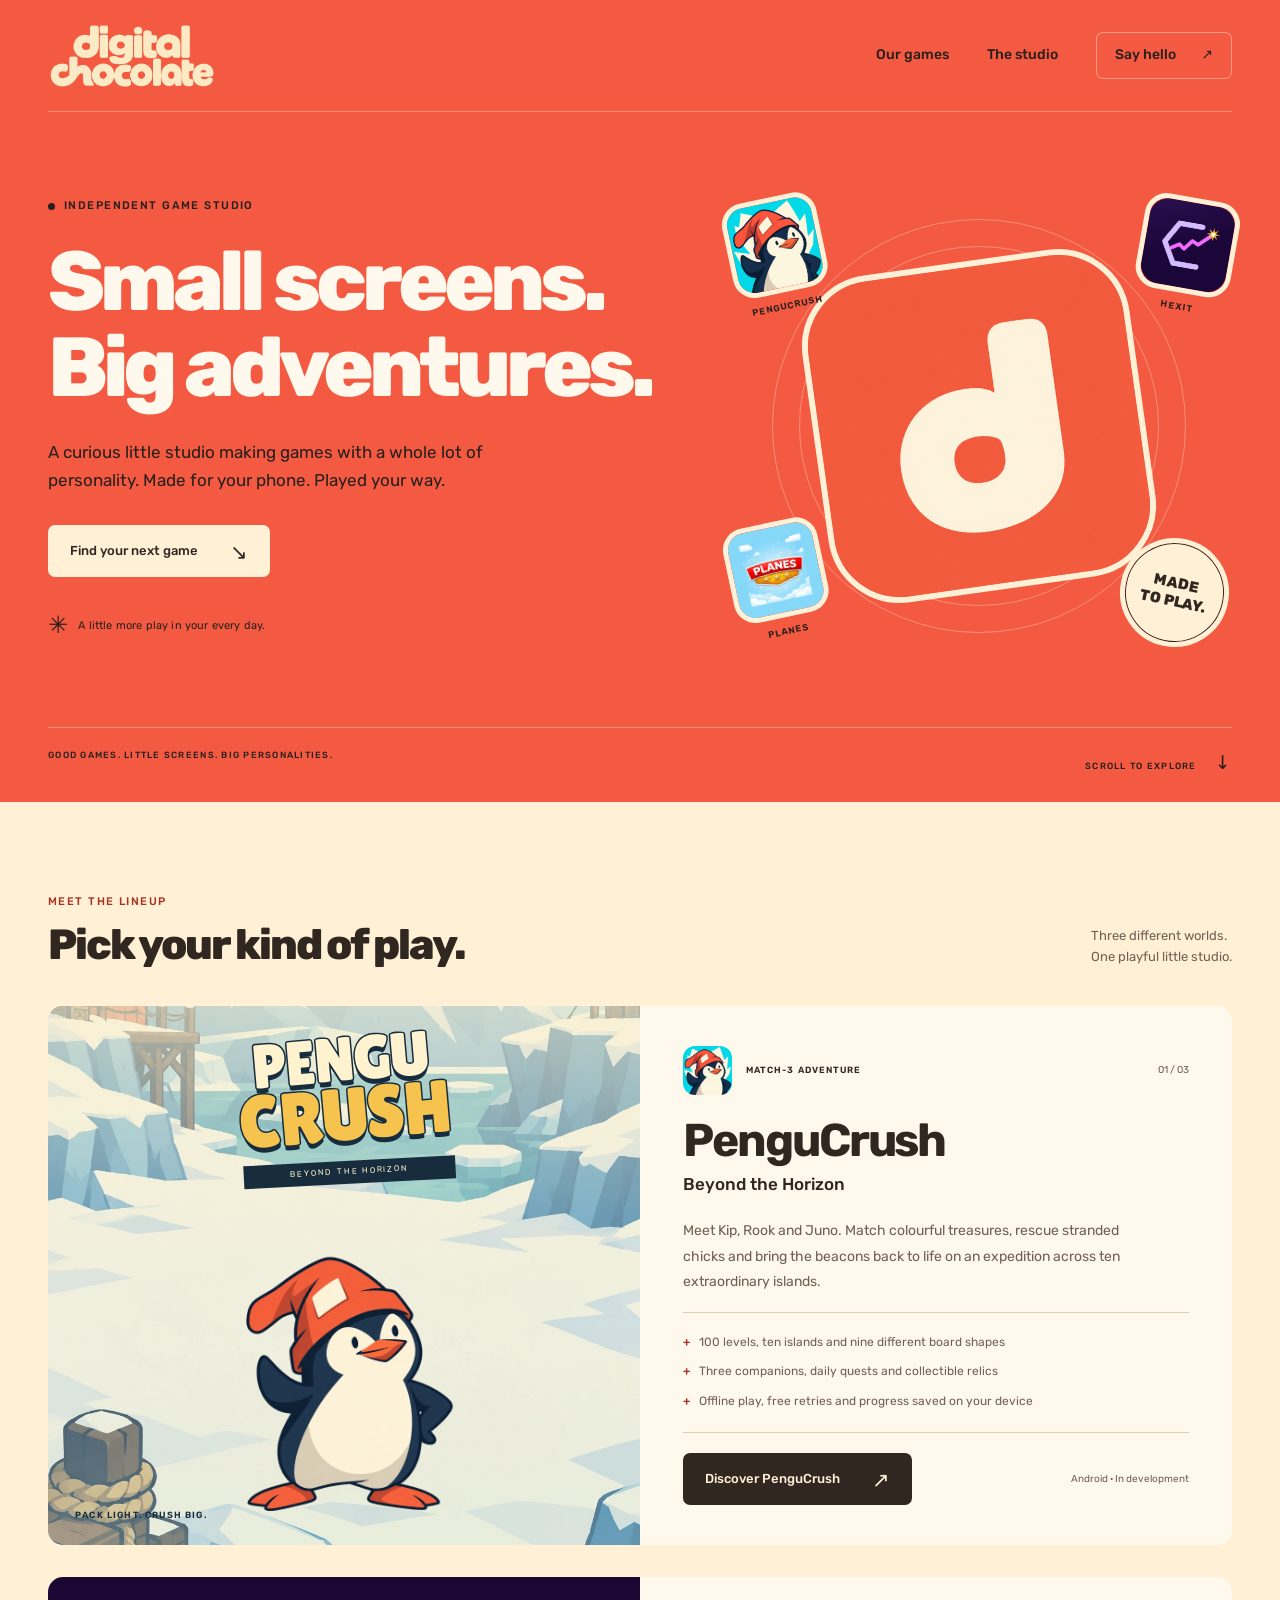
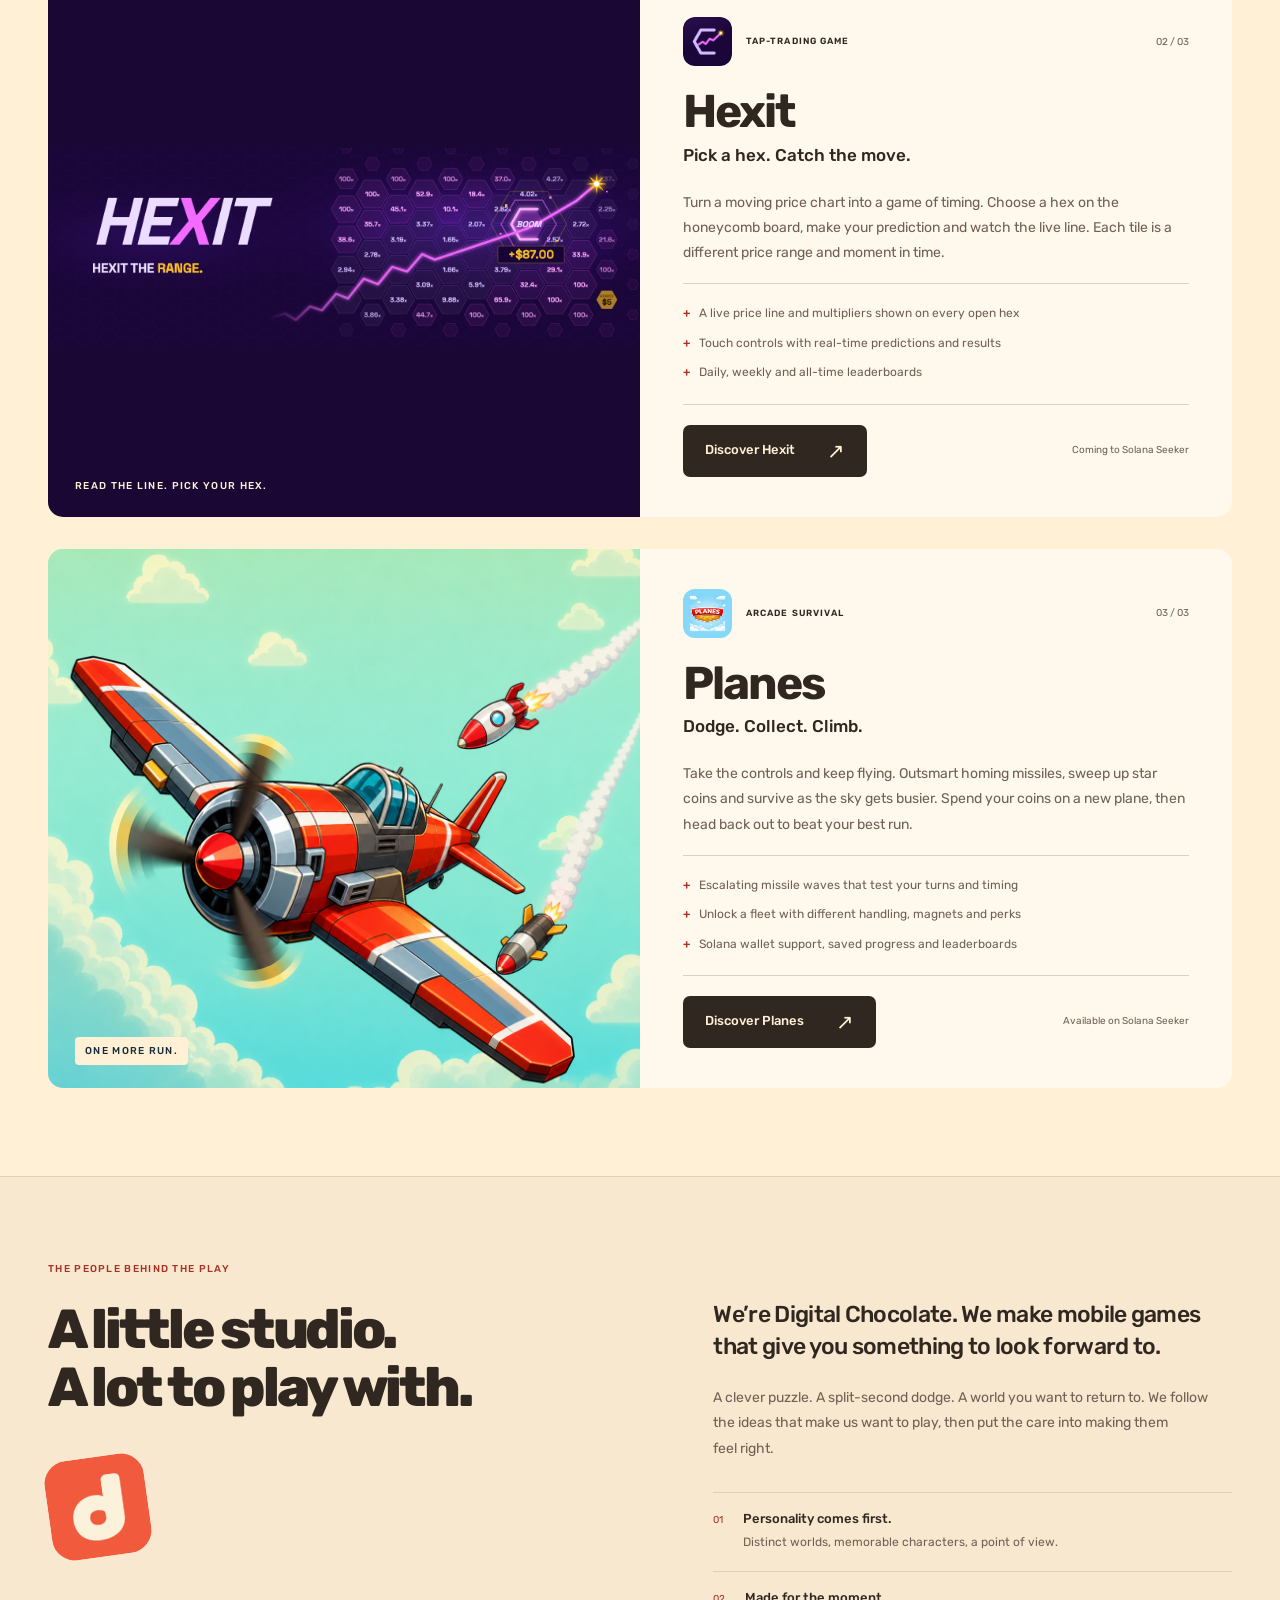
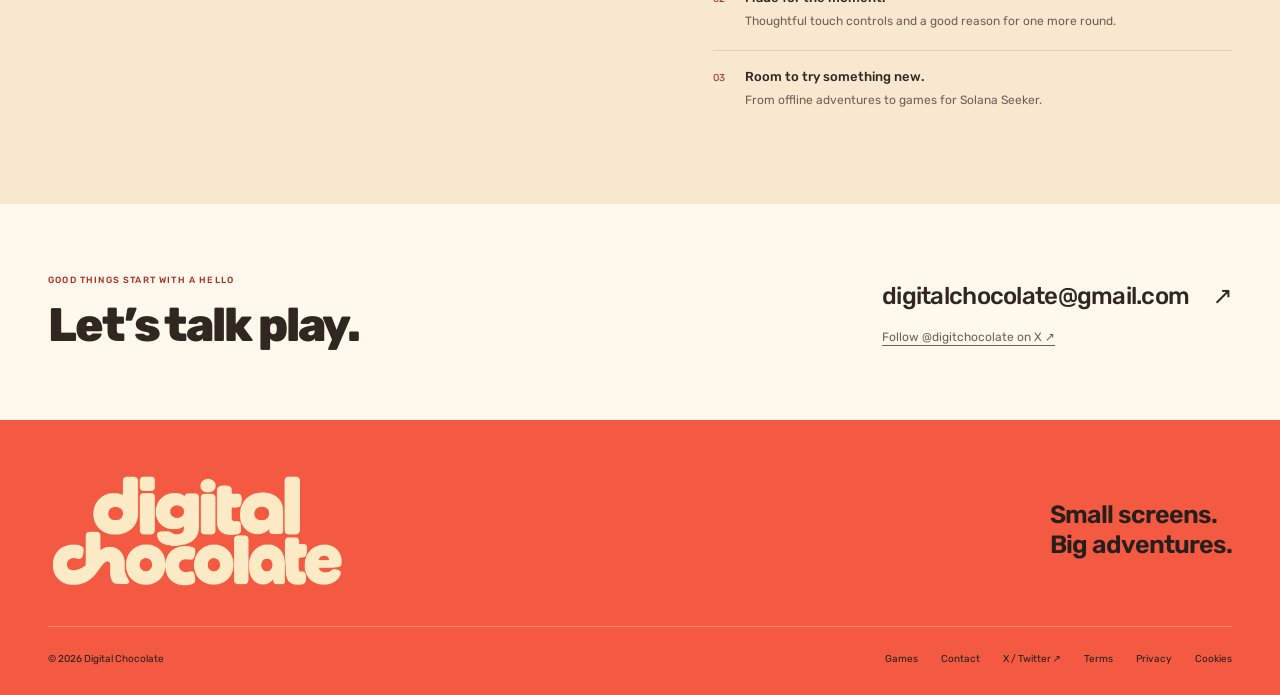
<file: index.html>
<!doctype html>
<html lang="en">
  <head>
    <meta charset="utf-8" />
    <meta
      name="viewport"
      content="width=device-width,initial-scale=1,viewport-fit=cover"
    />
    <title>Digital Chocolate — Small screens. Big adventures.</title>
    <meta
      name="description"
      content="An independent mobile game studio. Discover PenguCrush: Beyond the Horizon, Hexit for Solana Seeker, and Planes."
    />
    <link rel="canonical" href="https://digitalchocolate.co/" />
    <link
      rel="preload"
      href="assets/fonts/rubik-latin-800-normal.woff2"
      as="font"
      type="font/woff2"
      crossorigin
    />
    <link rel="stylesheet" href="styles.css" />
    <link
      rel="icon"
      type="image/png"
      sizes="32x32"
      href="assets/favicon-32.png"
    />
    <link
      rel="apple-touch-icon"
      sizes="180x180"
      href="assets/apple-touch-icon.png"
    />
    <meta name="theme-color" content="#F45A42" />
    <meta
      property="og:title"
      content="Digital Chocolate — Small screens. Big adventures."
    />
    <meta
      property="og:description"
      content="Meet the games from our independent mobile studio: PenguCrush, Hexit, and Planes."
    />
    <meta
      property="og:image"
      content="https://digitalchocolate.co/assets/og-image.png"
    />
    <meta property="og:image:width" content="1500" />
    <meta property="og:image:height" content="500" />
    <meta
      property="og:image:alt"
      content="Digital Chocolate game studio, in cream lettering on coral"
    />
    <meta property="og:type" content="website" />
    <meta property="og:url" content="https://digitalchocolate.co/" />
    <meta name="twitter:card" content="summary_large_image" />
    <meta name="twitter:site" content="@digitchocolate" />
    <meta name="twitter:title" content="Digital Chocolate" />
    <meta
      name="twitter:description"
      content="Small screens. Big adventures. An independent mobile game studio."
    />
    <meta
      name="twitter:image"
      content="https://digitalchocolate.co/assets/og-image.png"
    />
    <meta
      name="twitter:image:alt"
      content="Digital Chocolate game studio, in cream lettering on coral"
    />
  </head>
  <body class="home">
    <a class="skip-link" href="#main">Skip to content</a>
    <nav class="top" aria-label="Main navigation">
      <div class="inner">
        <a href="index.html" class="brand" aria-label="Digital Chocolate home"
          ><img
            class="brand-wordmark"
            src="assets/brand/wordmark.png"
            alt="Digital Chocolate"
            width="2020"
            height="778"
        /></a>
        <div class="links">
          <a href="#games">Our games</a><a href="#about">The studio</a
          ><a class="nav-contact" href="contact.html"
            >Say hello <span aria-hidden="true">↗</span></a
          >
        </div>
      </div>
    </nav>
    <main id="main">
      <header class="hero">
        <div class="wrap hero-grid">
          <div class="hero-copy">
            <p class="eyebrow">
              <span class="dot" aria-hidden="true"></span> Independent game
              studio
            </p>
            <h1>Small screens.<br />Big adventures.</h1>
            <p class="lede">
              A curious little studio making games with a whole lot of
              personality. Made for your phone. Played your way.
            </p>
            <a class="btn cream" href="#games"
              >Find your next game <span aria-hidden="true">↘</span></a
            >
            <div class="hero-note">
              <span aria-hidden="true">✳</span> A little more play in your
              every day.
            </div>
          </div>
          <div
            class="hero-art"
            aria-label="Digital Chocolate studio mark, surrounded by PenguCrush, Hexit and Planes"
            role="img"
          >
            <div class="hero-orbit" aria-hidden="true"></div>
            <img
              class="hero-brand-mark"
              src="assets/icon-512.png"
              alt=""
              width="512"
              height="512"
              fetchpriority="high"
            />
            <div class="orbit-icon pengu-icon">
              <img
                src="assets/games/pengucrush-icon.png"
                alt=""
                width="512"
                height="512"
              /><span>PENGUCRUSH</span>
            </div>
            <div class="orbit-icon hexit-icon">
              <img
                src="assets/games/hexit-icon.png"
                alt=""
                width="512"
                height="512"
              /><span>HEXIT</span>
            </div>
            <div class="orbit-icon planes-icon">
              <img
                src="assets/planes-icon.png"
                alt=""
                width="512"
                height="512"
              /><span>PLANES</span>
            </div>
            <span class="hero-sticker" aria-hidden="true"
              >MADE<br />TO PLAY.</span
            >
          </div>
        </div>
        <div class="hero-bottom wrap">
          <span>GOOD GAMES. LITTLE SCREENS. BIG PERSONALITIES.</span
          ><a href="#games" aria-label="Scroll to our games"
            >SCROLL TO EXPLORE <span aria-hidden="true">↓</span></a
          >
        </div>
      </header>
      <section class="games" id="games" aria-labelledby="games-title">
        <div class="wrap">
          <div class="section-head">
            <div>
              <p class="eyebrow">Meet the lineup</p>
              <h2 id="games-title">Pick your kind of play.</h2>
            </div>
            <p>Three different worlds.<br />One playful little studio.</p>
          </div>

          <article
            class="game-row"
            id="pengucrush"
            aria-labelledby="pengu-title"
          >
            <a
              class="game-visual pengu-scene"
              href="/pengucrush/"
              aria-label="Discover PenguCrush"
            >
              <img
                class="pengu-landscape"
                src="assets/games/pengucrush-frosthaven.webp"
                alt="The islands of PenguCrush: Beyond the Horizon"
                width="1024"
                height="1536"
                loading="lazy"
              />
              <div class="pengu-wordmark" aria-hidden="true">
                <span>PENGU</span><strong>CRUSH</strong
                ><small>BEYOND THE HORIZON</small>
              </div>
              <img
                class="pengu-character"
                src="assets/games/pengucrush-kip.webp"
                alt="Kip, the red-hatted penguin expedition companion"
                width="1024"
                height="1536"
                loading="lazy"
              />
              <span class="scene-label">PACK LIGHT. CRUSH BIG.</span>
            </a>
            <div class="game-copy">
              <div class="game-topline">
                <img
                  class="game-icon"
                  src="assets/games/pengucrush-icon.png"
                  alt=""
                  width="512"
                  height="512"
                  loading="lazy"
                /><span class="game-category">MATCH-3 ADVENTURE</span
                ><span class="game-number">01 / 03</span>
              </div>
              <h3 id="pengu-title">PenguCrush</h3>
              <p class="game-subtitle">Beyond the Horizon</p>
              <p>
                Meet Kip, Rook and Juno. Match colourful treasures, rescue
                stranded chicks and bring the beacons back to life on an
                expedition across ten extraordinary islands.
              </p>
              <ul class="feature-list">
                <li>100 levels, ten islands and nine different board shapes</li>
                <li>Three companions, daily quests and collectible relics</li>
                <li>
                  Offline play, free retries and progress saved on your device
                </li>
              </ul>
              <div class="game-actions">
                <a class="btn ink" href="/pengucrush/"
                  >Discover PenguCrush <span aria-hidden="true">↗</span></a
                ><span class="release-note">Android · In development</span>
              </div>
            </div>
          </article>
          <article class="game-row" id="hexit" aria-labelledby="hexit-title">
            <a
              class="game-visual hexit-scene"
              href="/hexit/"
              aria-label="Discover Hexit"
              ><img
                src="assets/games/hexit-cover.png"
                alt="Hexit: a live price line crossing a honeycomb game board"
                width="1500"
                height="500"
                loading="lazy"
              /><span class="visual-caption"
                >READ THE LINE. PICK YOUR HEX.</span
              ></a
            >
            <div class="game-copy">
              <div class="game-topline">
                <img
                  class="game-icon"
                  src="assets/games/hexit-icon.png"
                  alt=""
                  width="512"
                  height="512"
                  loading="lazy"
                /><span class="game-category">TAP-TRADING GAME</span
                ><span class="game-number">02 / 03</span>
              </div>
              <h3 id="hexit-title">Hexit</h3>
              <p class="game-subtitle">Pick a hex. Catch the move.</p>
              <p>
                Turn a moving price chart into a game of timing. Choose a hex on
                the honeycomb board, make your prediction and watch the live
                line. Each tile is a different price range and moment in time.
              </p>
              <ul class="feature-list">
                <li>
                  A live price line and multipliers shown on every open hex
                </li>
                <li>Touch controls with real-time predictions and results</li>
                <li>Daily, weekly and all-time leaderboards</li>
              </ul>
              <div class="game-actions">
                <a class="btn ink" href="/hexit/"
                  >Discover Hexit <span aria-hidden="true">↗</span></a
                ><span class="release-note">Coming to Solana Seeker</span>
              </div>
            </div>
          </article>
          <article class="game-row" id="planes" aria-labelledby="planes-title">
            <a
              class="game-visual planes-scene"
              href="/planes/"
              aria-label="Discover Planes"
              ><img
                src="assets/games/planes-cover.png"
                alt="Planes promotional artwork: an orange aircraft dodging homing missiles"
                width="1200"
                height="1200"
                loading="lazy"
              /><span class="visual-caption">ONE MORE RUN.</span></a
            >
            <div class="game-copy">
              <div class="game-topline">
                <img
                  class="game-icon"
                  src="assets/planes-icon.png"
                  alt=""
                  width="512"
                  height="512"
                  loading="lazy"
                /><span class="game-category">ARCADE SURVIVAL</span
                ><span class="game-number">03 / 03</span>
              </div>
              <h3 id="planes-title">Planes</h3>
              <p class="game-subtitle">Dodge. Collect. Climb.</p>
              <p>
                Take the controls and keep flying. Outsmart homing missiles,
                sweep up star coins and survive as the sky gets busier. Spend
                your coins on a new plane, then head back out to beat your best
                run.
              </p>
              <ul class="feature-list">
                <li>
                  Escalating missile waves that test your turns and timing
                </li>
                <li>
                  Unlock a fleet with different handling, magnets and perks
                </li>
                <li>Solana wallet support, saved progress and leaderboards</li>
              </ul>
              <div class="game-actions">
                <a class="btn ink" href="/planes/"
                  >Discover Planes <span aria-hidden="true">↗</span></a
                ><span class="release-note">Available on Solana Seeker</span>
              </div>
            </div>
          </article>
        </div>
      </section>
      <section class="about" id="about" aria-labelledby="about-title">
        <div class="wrap about-grid">
          <div>
            <p class="eyebrow">The people behind the play</p>
            <h2 id="about-title">A little studio.<br />A lot to play with.</h2>
            <img
              class="studio-icon"
              src="assets/icon-512.png"
              alt="Digital Chocolate lowercase d studio mark"
              width="512"
              height="512"
              loading="lazy"
            />
          </div>
          <div class="about-copy">
            <p class="about-lead">
              We’re Digital Chocolate. We make mobile games that give you
              something to look forward to.
            </p>
            <p>
              A clever puzzle. A split-second dodge. A world you want to return
              to. We follow the ideas that make us want to play, then put the
              care into making them feel right.
            </p>
            <div class="studio-principles">
              <div>
                <span>01</span>
                <p>
                  <strong>Personality comes first.</strong>Distinct worlds,
                  memorable characters, a point of view.
                </p>
              </div>
              <div>
                <span>02</span>
                <p>
                  <strong>Made for the moment.</strong>Thoughtful touch controls
                  and a good reason for one more round.
                </p>
              </div>
              <div>
                <span>03</span>
                <p>
                  <strong>Room to try something new.</strong>From offline
                  adventures to games for Solana Seeker.
                </p>
              </div>
            </div>
          </div>
        </div>
      </section>
      <section class="say-hello" aria-labelledby="hello-title">
        <div class="wrap hello-inner">
          <div>
            <p class="eyebrow">Good things start with a hello</p>
            <h2 id="hello-title">Let’s talk play.</h2>
          </div>
          <div>
            <a class="email-link" href="mailto:digitalchocolate@gmail.com"
              >digitalchocolate@gmail.com <span aria-hidden="true">↗</span></a
            ><a
              class="social-link"
              href="https://x.com/digitchocolate"
              target="_blank"
              rel="noopener noreferrer"
              >Follow @digitchocolate on X <span aria-hidden="true">↗</span></a
            >
          </div>
        </div>
      </section>
    </main>
    <footer>
      <div class="wrap">
        <div class="footer-top">
          <a
            class="footer-brand"
            href="index.html"
            aria-label="Digital Chocolate home"
            ><img
              src="assets/brand/wordmark.png"
              alt="Digital Chocolate"
              width="2020"
              height="778"
              loading="lazy"
          /></a>
          <p>Small screens.<br />Big adventures.</p>
        </div>
        <div class="foot-grid">
          <div class="legal">© 2026 Digital Chocolate</div>
          <div class="foot-links">
            <a href="index.html#games">Games</a
            ><a href="contact.html">Contact</a
            ><a
              href="https://x.com/digitchocolate"
              target="_blank"
              rel="noopener noreferrer"
              >X / Twitter ↗</a
            ><a href="terms.html">Terms</a><a href="privacy.html">Privacy</a
            ><a href="cookies.html">Cookies</a>
          </div>
        </div>
      </div>
    </footer>
  </body>
</html>
</file>
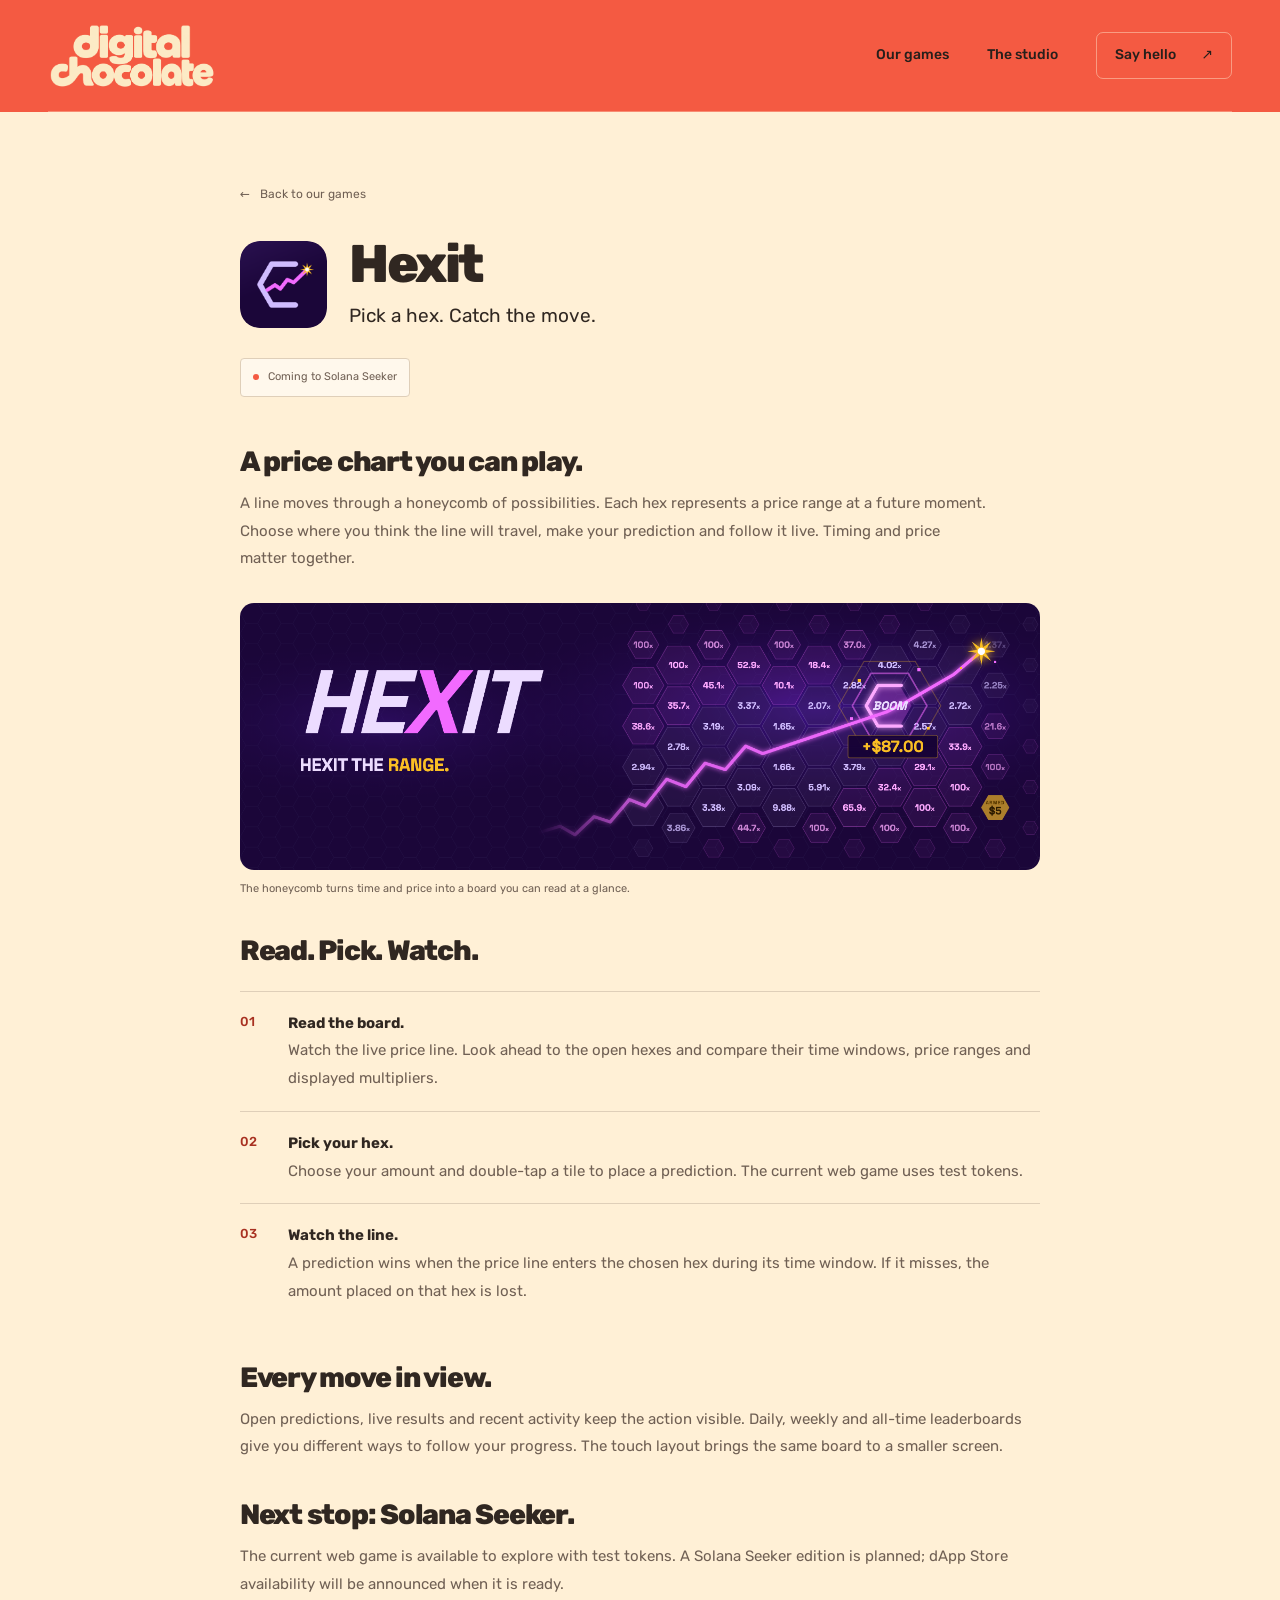
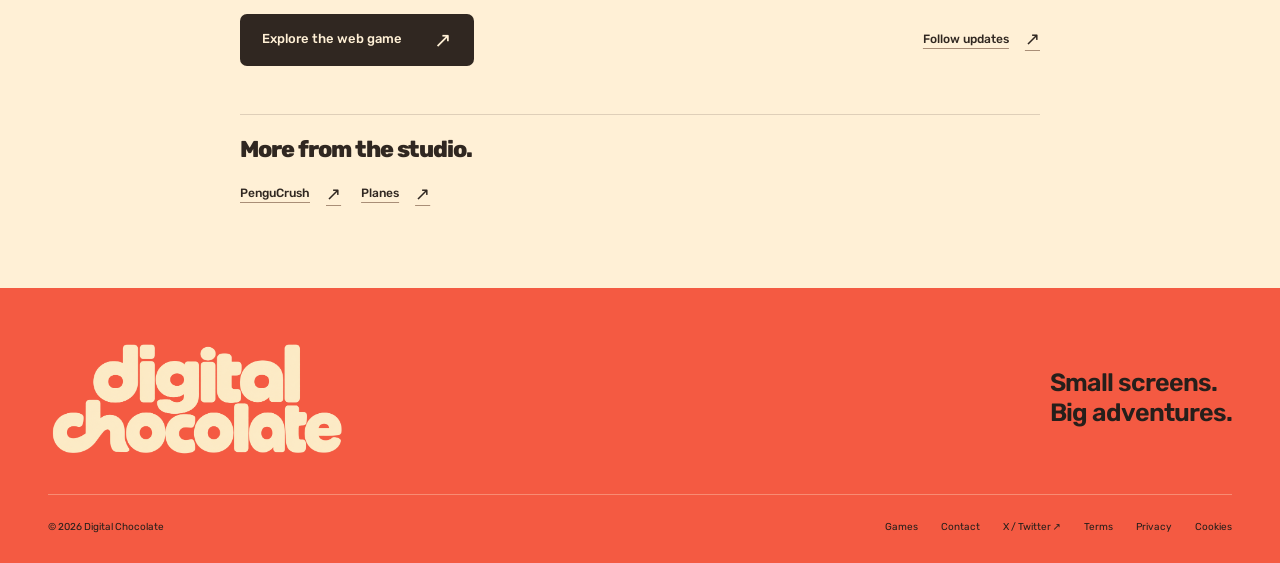
<file: hexit/index.html>
<!doctype html>
<html lang="en">
  <head>
    <meta charset="utf-8" />
    <meta
      name="viewport"
      content="width=device-width,initial-scale=1,viewport-fit=cover"
    />
    <title>Hexit — Digital Chocolate</title>
    <meta
      name="description"
      content="Discover Hexit, a honeycomb tap-trading game with a live price line, visible multipliers and leaderboards. Coming to Solana Seeker."
    />
    <link rel="stylesheet" href="/styles.css" />
    <link
      rel="icon"
      type="image/png"
      sizes="32x32"
      href="/assets/favicon-32.png"
    />
    <link rel="apple-touch-icon" href="/assets/apple-touch-icon.png" />
    <meta name="theme-color" content="#F45A42" />
    <link rel="canonical" href="https://digitalchocolate.co/hexit/" />
    <meta property="og:title" content="Hexit — Digital Chocolate" />
    <meta
      property="og:description"
      content="Discover Hexit, a honeycomb tap-trading game with a live price line, visible multipliers and leaderboards. Coming to Solana Seeker."
    />
    <meta
      property="og:image"
      content="https://digitalchocolate.co/assets/games/hexit-icon.png"
    />
    <meta property="og:type" content="website" />
    <meta property="og:url" content="https://digitalchocolate.co/hexit/" />
    <meta name="twitter:card" content="summary" />
    <meta name="twitter:site" content="@digitchocolate" />
  </head>
  <body>
    <a class="skip-link" href="#main">Skip to content</a>
    <nav class="top" aria-label="Main navigation">
      <div class="inner">
        <a href="/" class="brand" aria-label="Digital Chocolate home"
          ><img
            class="brand-wordmark"
            src="/assets/brand/wordmark.png"
            alt="Digital Chocolate"
            width="2020"
            height="778"
        /></a>
        <div class="links">
          <a href="/#games">Our games</a><a href="/#about">The studio</a
          ><a class="nav-contact" href="/contact.html"
            >Say hello <span aria-hidden="true">↗</span></a
          >
        </div>
      </div>
    </nav>
    <main class="wrap" id="main">
      <article class="page">
        <a class="back-link" href="/#games"
          ><span aria-hidden="true">←</span> Back to our games</a
        >
        <div class="game-detail-header">
          <img
            src="/assets/games/hexit-icon.png"
            width="512"
            height="512"
            alt="Hexit app icon"
          />
          <div>
            <h1>Hexit</h1>
            <p>Pick a hex. Catch the move.</p>
          </div>
        </div>
        <p class="game-detail-status">Coming to Solana Seeker</p>
        <h2>A price chart you can play.</h2>
        <p>
          A line moves through a honeycomb of possibilities. Each hex represents
          a price range at a future moment. Choose where you think the line will
          travel, make your prediction and follow it live. Timing and price
          matter together.
        </p>
        <figure class="detail-cover">
          <img
            src="/assets/games/hexit-cover.png"
            width="1500"
            height="500"
            alt="Hexit's purple honeycomb board, with a moving price line and tile multipliers"
          />
          <figcaption>
            The honeycomb turns time and price into a board you can read at a
            glance.
          </figcaption>
        </figure>
        <h2>Read. Pick. Watch.</h2>
        <ol class="game-guide">
          <li>
            <strong>Read the board.</strong>Watch the live price line. Look
            ahead to the open hexes and compare their time windows, price ranges
            and displayed multipliers.
          </li>
          <li>
            <strong>Pick your hex.</strong>Choose your amount and double-tap a
            tile to place a prediction. The current web game uses test tokens.
          </li>
          <li>
            <strong>Watch the line.</strong>A prediction wins when the price
            line enters the chosen hex during its time window. If it misses, the
            amount placed on that hex is lost.
          </li>
        </ol>
        <h2>Every move in view.</h2>
        <p>
          Open predictions, live results and recent activity keep the action
          visible. Daily, weekly and all-time leaderboards give you different
          ways to follow your progress. The touch layout brings the same board
          to a smaller screen.
        </p>
        <h2>Next stop: Solana Seeker.</h2>
        <p>
          The current web game is available to explore with test tokens. A
          Solana Seeker edition is planned; dApp Store availability will be
          announced when it is ready.
        </p>
        <div class="game-actions">
          <a
            class="btn ink"
            href="https://hexit-app.vercel.app"
            target="_blank"
            rel="noopener noreferrer"
            >Explore the web game <span aria-hidden="true">↗</span></a
          ><a
            class="text-link"
            href="https://x.com/digitchocolate"
            target="_blank"
            rel="noopener noreferrer"
            >Follow updates <span aria-hidden="true">↗</span></a
          >
        </div>
        <aside class="more-games" aria-label="More games">
          <h2>More from the studio.</h2>
          <div class="more-game-links">
            <a class="text-link" href="/pengucrush/"
              >PenguCrush<span aria-hidden="true">↗</span></a
            ><a class="text-link" href="/planes/"
              >Planes<span aria-hidden="true">↗</span></a
            >
          </div>
        </aside>
      </article>
    </main>
    <footer>
      <div class="wrap">
        <div class="footer-top">
          <a class="footer-brand" href="/" aria-label="Digital Chocolate home"
            ><img
              src="/assets/brand/wordmark.png"
              alt="Digital Chocolate"
              width="2020"
              height="778"
              loading="lazy"
          /></a>
          <p>Small screens.<br />Big adventures.</p>
        </div>
        <div class="foot-grid">
          <div class="legal">© 2026 Digital Chocolate</div>
          <div class="foot-links">
            <a href="/#games">Games</a><a href="/contact.html">Contact</a
            ><a
              href="https://x.com/digitchocolate"
              target="_blank"
              rel="noopener noreferrer"
              >X / Twitter ↗</a
            ><a href="/terms.html">Terms</a><a href="/privacy.html">Privacy</a
            ><a href="/cookies.html">Cookies</a>
          </div>
        </div>
      </div>
    </footer>
  </body>
</html>
</file>
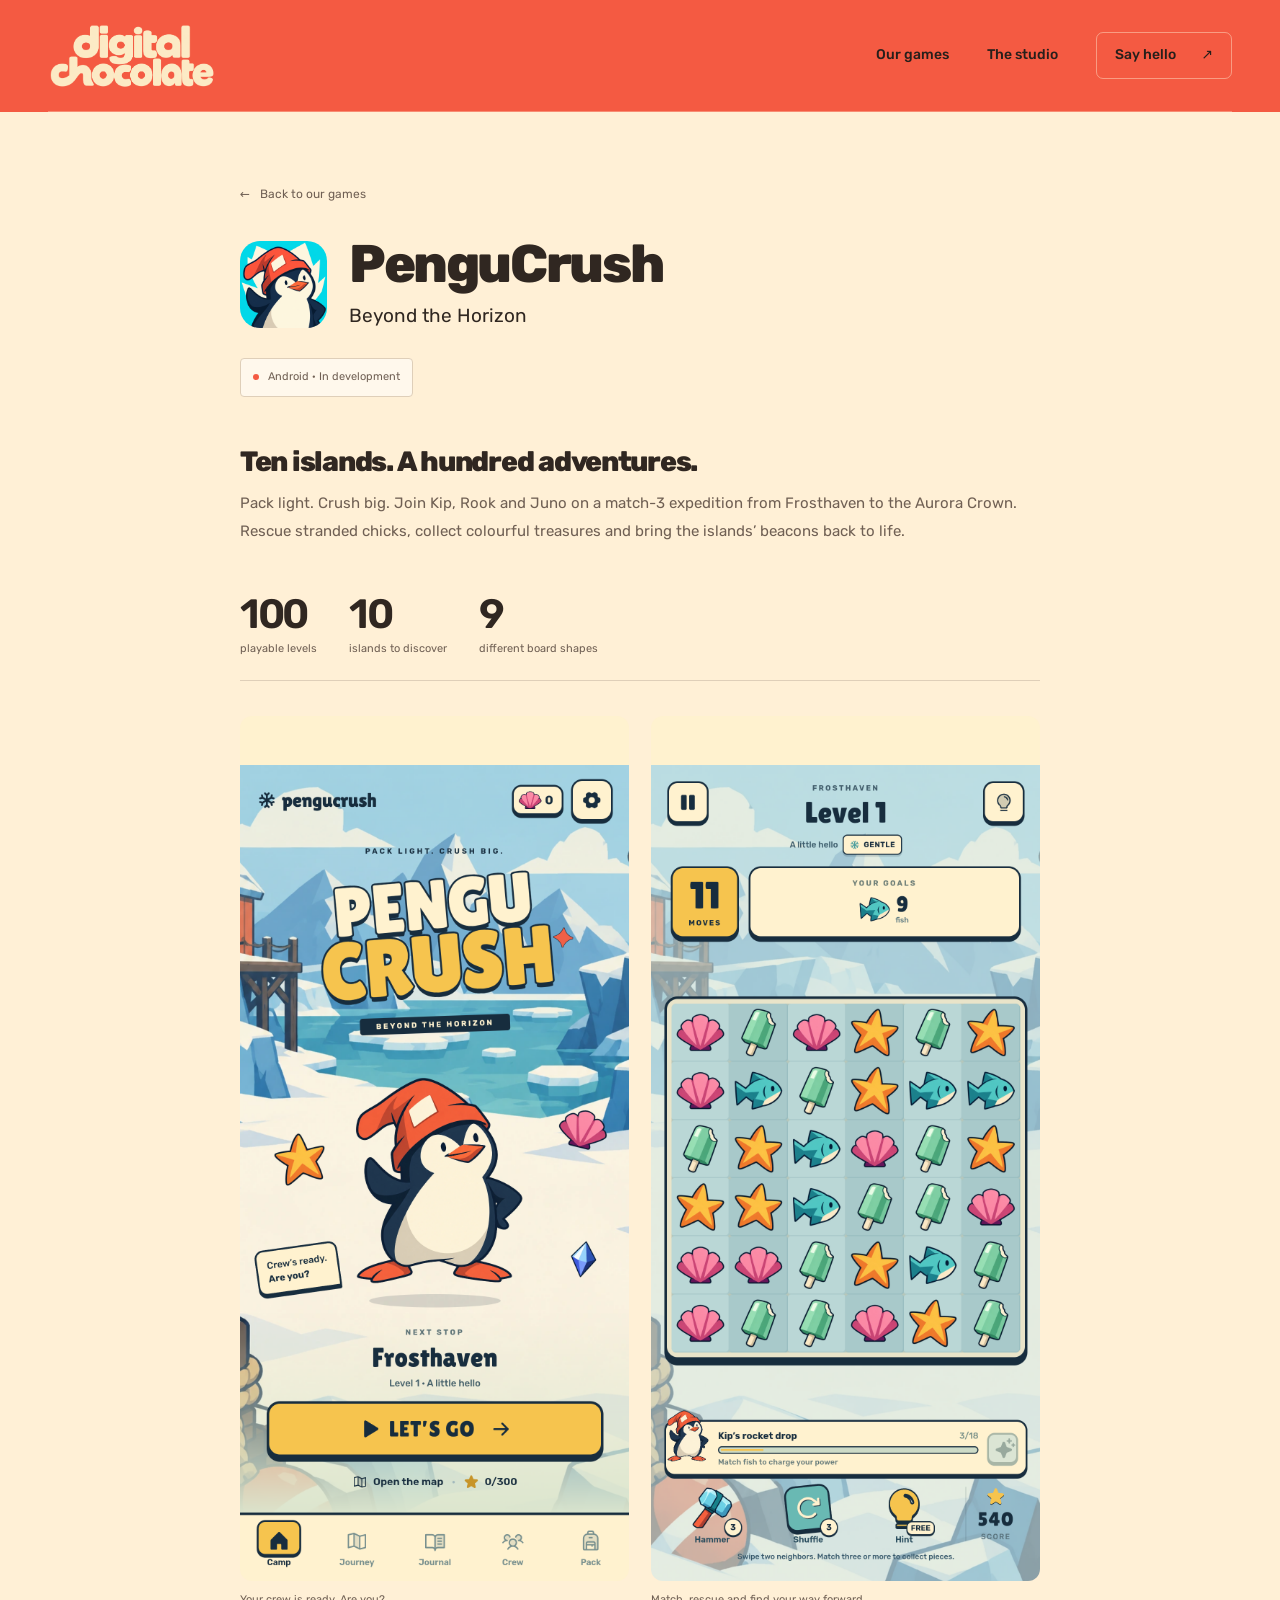
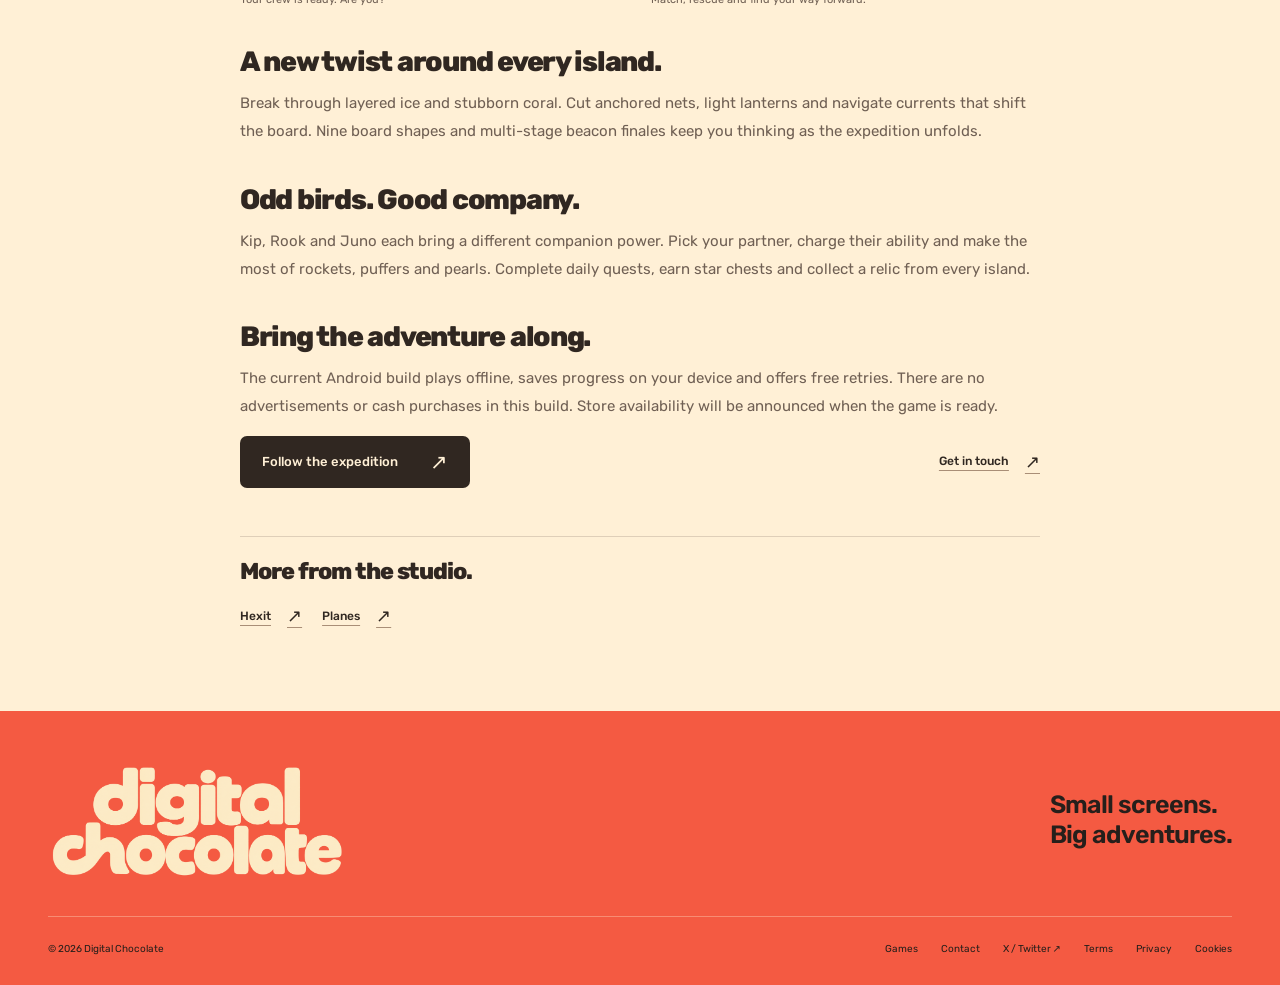
<file: pengucrush/index.html>
<!doctype html>
<html lang="en">
  <head>
    <meta charset="utf-8" />
    <meta
      name="viewport"
      content="width=device-width,initial-scale=1,viewport-fit=cover"
    />
    <title>PenguCrush: Beyond the Horizon — Digital Chocolate</title>
    <meta
      name="description"
      content="Meet Kip, Rook and Juno. Explore 100 match-3 levels across ten islands in PenguCrush: Beyond the Horizon, an offline mobile adventure."
    />
    <link rel="stylesheet" href="/styles.css" />
    <link
      rel="icon"
      type="image/png"
      sizes="32x32"
      href="/assets/favicon-32.png"
    />
    <link rel="apple-touch-icon" href="/assets/apple-touch-icon.png" />
    <meta name="theme-color" content="#F45A42" />
    <link rel="canonical" href="https://digitalchocolate.co/pengucrush/" />
    <meta property="og:title" content="PenguCrush: Beyond the Horizon" />
    <meta
      property="og:description"
      content="Ten islands. A hundred adventures. Meet the penguin expedition crew."
    />
    <meta
      property="og:image"
      content="https://digitalchocolate.co/assets/games/pengucrush-icon.png"
    />
    <meta property="og:type" content="website" />
    <meta property="og:url" content="https://digitalchocolate.co/pengucrush/" />
    <meta name="twitter:card" content="summary" />
    <meta name="twitter:site" content="@digitchocolate" />
  </head>
  <body>
    <a class="skip-link" href="#main">Skip to content</a>
    <nav class="top" aria-label="Main navigation">
      <div class="inner">
        <a href="/" class="brand" aria-label="Digital Chocolate home"
          ><img
            class="brand-wordmark"
            src="/assets/brand/wordmark.png"
            alt="Digital Chocolate"
            width="2020"
            height="778"
        /></a>
        <div class="links">
          <a href="/#games">Our games</a><a href="/#about">The studio</a
          ><a class="nav-contact" href="/contact.html"
            >Say hello <span aria-hidden="true">↗</span></a
          >
        </div>
      </div>
    </nav>
    <main class="wrap" id="main">
      <article class="page">
        <a class="back-link" href="/#games"
          ><span aria-hidden="true">←</span> Back to our games</a
        >
        <div class="game-detail-header">
          <img
            src="/assets/games/pengucrush-icon.png"
            width="512"
            height="512"
            alt="PenguCrush expedition app icon"
          />
          <div>
            <h1>PenguCrush</h1>
            <p>Beyond the Horizon</p>
          </div>
        </div>
        <p class="game-detail-status">Android · In development</p>
        <h2>Ten islands. A hundred adventures.</h2>
        <p>
          Pack light. Crush big. Join Kip, Rook and Juno on a match-3 expedition
          from Frosthaven to the Aurora Crown. Rescue stranded chicks, collect
          colourful treasures and bring the islands’ beacons back to life.
        </p>
        <div class="game-facts">
          <div><strong>100</strong><span>playable levels</span></div>
          <div><strong>10</strong><span>islands to discover</span></div>
          <div><strong>9</strong><span>different board shapes</span></div>
        </div>
        <div class="detail-gallery">
          <figure>
            <img
              src="/assets/games/pengucrush-camp.png"
              width="1080"
              height="2400"
              alt="PenguCrush expedition camp with Kip and the Beyond the Horizon title"
              loading="lazy"
            />
            <figcaption>Your crew is ready. Are you?</figcaption>
          </figure>
          <figure>
            <img
              src="/assets/games/pengucrush-gameplay.png"
              width="1080"
              height="2400"
              alt="PenguCrush match-3 board with colourful ocean treasures and level goals"
              loading="lazy"
            />
            <figcaption>Match, rescue and find your way forward.</figcaption>
          </figure>
        </div>
        <h2>A new twist around every island.</h2>
        <p>
          Break through layered ice and stubborn coral. Cut anchored nets, light
          lanterns and navigate currents that shift the board. Nine board shapes
          and multi-stage beacon finales keep you thinking as the expedition
          unfolds.
        </p>
        <h2>Odd birds. Good company.</h2>
        <p>
          Kip, Rook and Juno each bring a different companion power. Pick your
          partner, charge their ability and make the most of rockets, puffers
          and pearls. Complete daily quests, earn star chests and collect a
          relic from every island.
        </p>
        <h2>Bring the adventure along.</h2>
        <p>
          The current Android build plays offline, saves progress on your device
          and offers free retries. There are no advertisements or cash purchases
          in this build. Store availability will be announced when the game is
          ready.
        </p>
        <div class="game-actions">
          <a
            class="btn ink"
            href="https://x.com/digitchocolate"
            target="_blank"
            rel="noopener noreferrer"
            >Follow the expedition <span aria-hidden="true">↗</span></a
          ><a class="text-link" href="/contact.html"
            >Get in touch <span aria-hidden="true">↗</span></a
          >
        </div>
        <aside class="more-games" aria-label="More games">
          <h2>More from the studio.</h2>
          <div class="more-game-links">
            <a class="text-link" href="/hexit/"
              >Hexit<span aria-hidden="true">↗</span></a
            ><a class="text-link" href="/planes/"
              >Planes<span aria-hidden="true">↗</span></a
            >
          </div>
        </aside>
      </article>
    </main>
    <footer>
      <div class="wrap">
        <div class="footer-top">
          <a class="footer-brand" href="/" aria-label="Digital Chocolate home"
            ><img
              src="/assets/brand/wordmark.png"
              alt="Digital Chocolate"
              width="2020"
              height="778"
              loading="lazy"
          /></a>
          <p>Small screens.<br />Big adventures.</p>
        </div>
        <div class="foot-grid">
          <div class="legal">© 2026 Digital Chocolate</div>
          <div class="foot-links">
            <a href="/#games">Games</a><a href="/contact.html">Contact</a
            ><a
              href="https://x.com/digitchocolate"
              target="_blank"
              rel="noopener noreferrer"
              >X / Twitter ↗</a
            ><a href="/terms.html">Terms</a><a href="/privacy.html">Privacy</a
            ><a href="/cookies.html">Cookies</a>
          </div>
        </div>
      </div>
    </footer>
  </body>
</html>
</file>
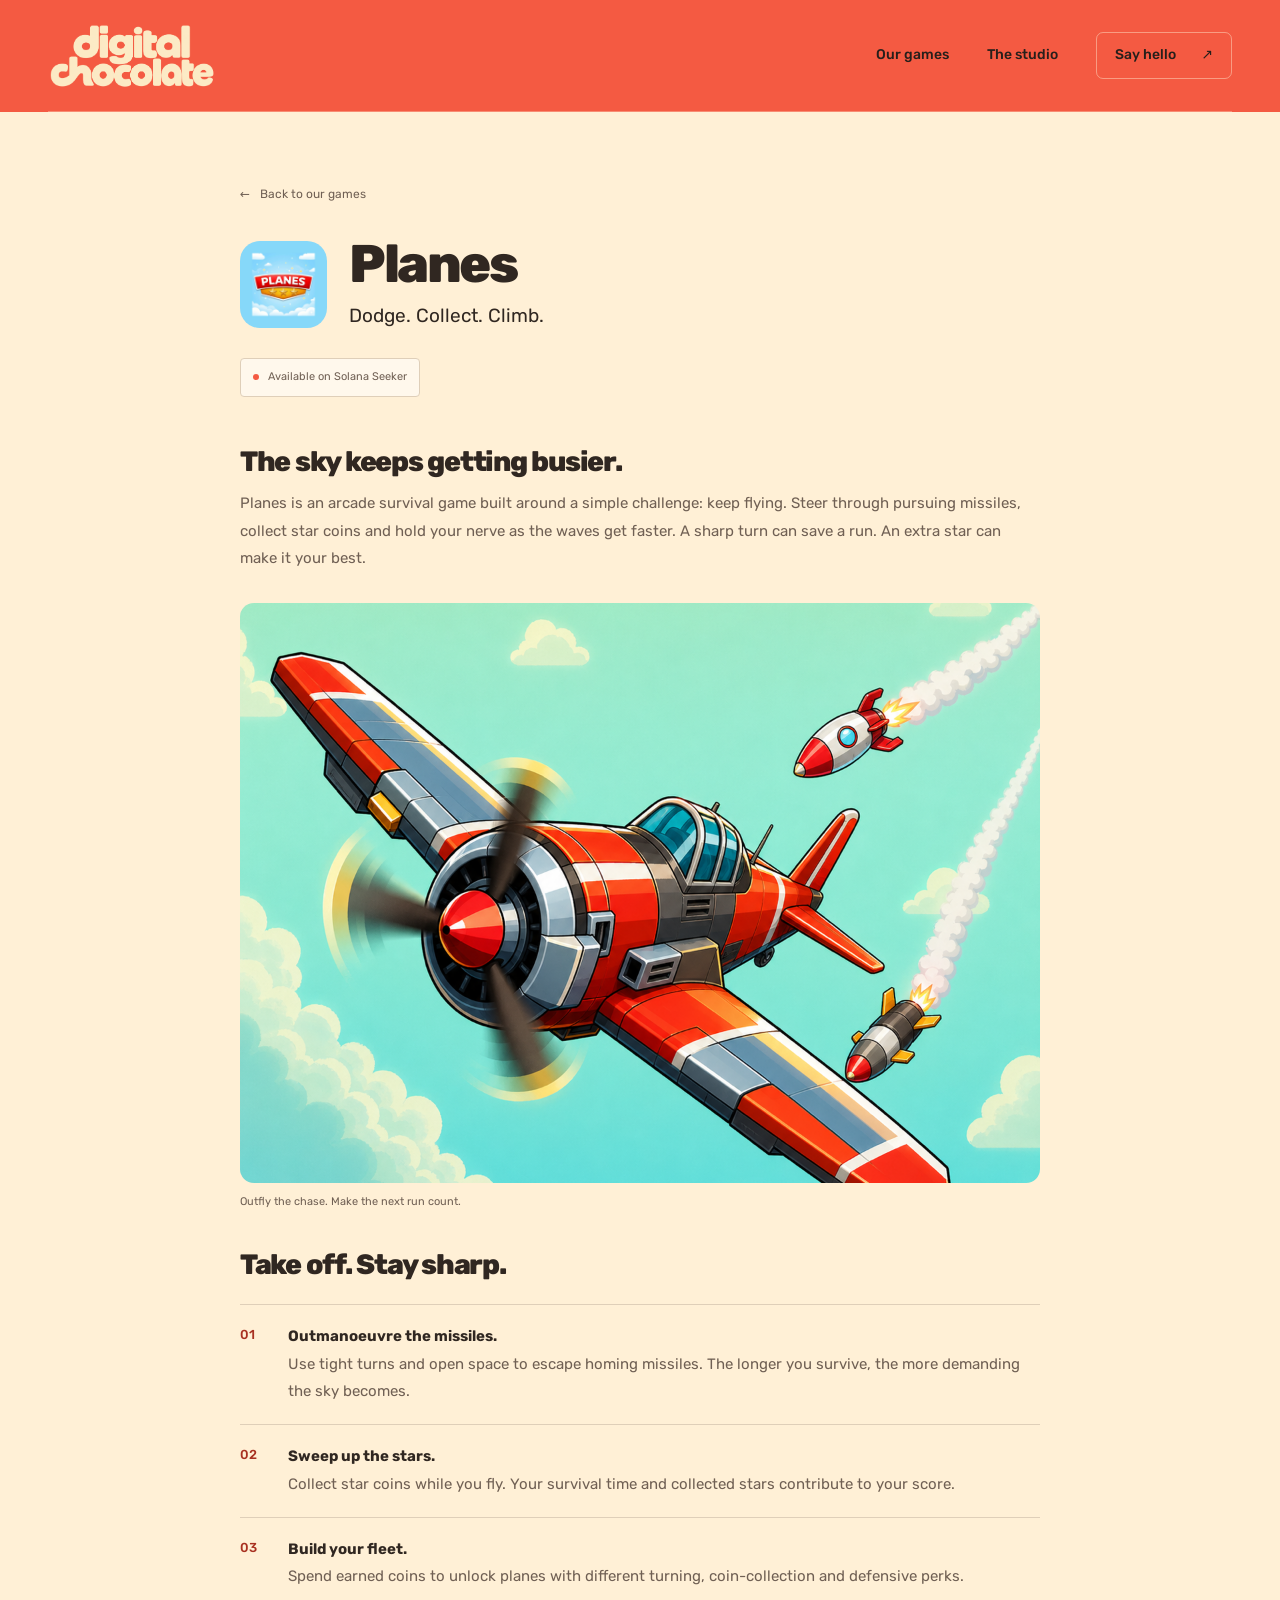
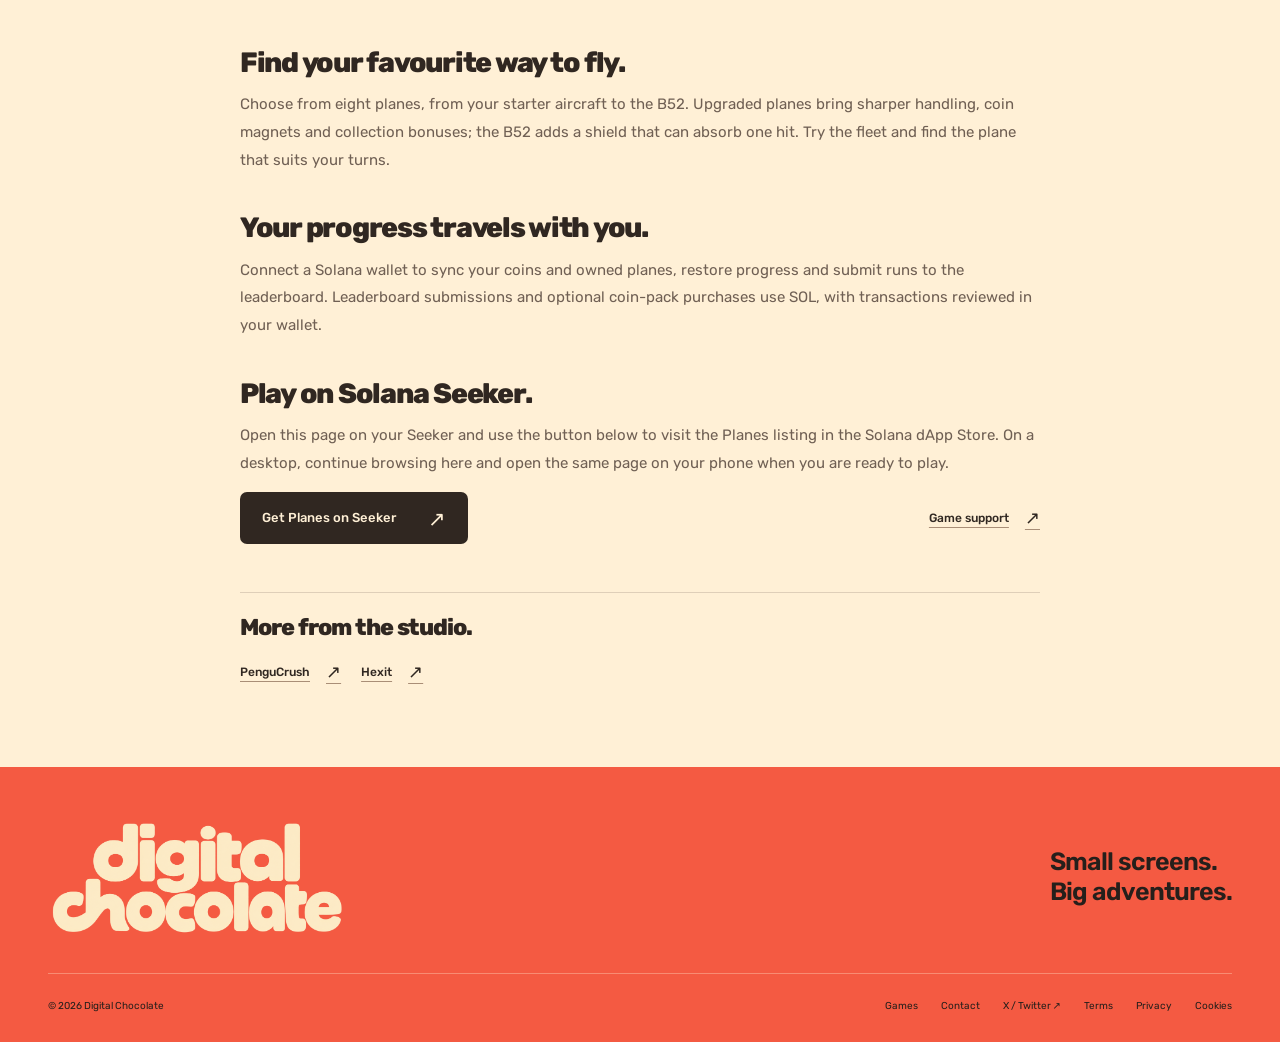
<file: planes/index.html>
<!doctype html>
<html lang="en">
  <head>
    <meta charset="utf-8" />
    <meta
      name="viewport"
      content="width=device-width,initial-scale=1,viewport-fit=cover"
    />
    <title>Planes — Digital Chocolate</title>
    <meta
      name="description"
      content="Fly through homing missiles, collect star coins and unlock a fleet of planes in this arcade survival game for Solana Seeker."
    />
    <link rel="stylesheet" href="/styles.css" />
    <link
      rel="icon"
      type="image/png"
      sizes="32x32"
      href="/assets/favicon-32.png"
    />
    <link rel="apple-touch-icon" href="/assets/apple-touch-icon.png" />
    <meta name="theme-color" content="#F45A42" />
    <link rel="canonical" href="https://digitalchocolate.co/planes/" />
    <meta property="og:title" content="Planes — Digital Chocolate" />
    <meta
      property="og:description"
      content="Fly through homing missiles, collect star coins and unlock a fleet of planes in this arcade survival game for Solana Seeker."
    />
    <meta
      property="og:image"
      content="https://digitalchocolate.co/assets/planes-icon.png"
    />
    <meta property="og:type" content="website" />
    <meta property="og:url" content="https://digitalchocolate.co/planes/" />
    <meta name="twitter:card" content="summary" />
    <meta name="twitter:site" content="@digitchocolate" />
  </head>
  <body>
    <a class="skip-link" href="#main">Skip to content</a>
    <nav class="top" aria-label="Main navigation">
      <div class="inner">
        <a href="/" class="brand" aria-label="Digital Chocolate home"
          ><img
            class="brand-wordmark"
            src="/assets/brand/wordmark.png"
            alt="Digital Chocolate"
            width="2020"
            height="778"
        /></a>
        <div class="links">
          <a href="/#games">Our games</a><a href="/#about">The studio</a
          ><a class="nav-contact" href="/contact.html"
            >Say hello <span aria-hidden="true">↗</span></a
          >
        </div>
      </div>
    </nav>
    <main class="wrap" id="main">
      <article class="page">
        <a class="back-link" href="/#games"
          ><span aria-hidden="true">←</span> Back to our games</a
        >
        <div class="game-detail-header">
          <img
            src="/assets/planes-icon.png"
            width="512"
            height="512"
            alt="Planes app icon"
          />
          <div>
            <h1>Planes</h1>
            <p>Dodge. Collect. Climb.</p>
          </div>
        </div>
        <p class="game-detail-status">Available on Solana Seeker</p>
        <h2>The sky keeps getting busier.</h2>
        <p>
          Planes is an arcade survival game built around a simple challenge:
          keep flying. Steer through pursuing missiles, collect star coins and
          hold your nerve as the waves get faster. A sharp turn can save a run.
          An extra star can make it your best.
        </p>
        <figure class="detail-cover planes-detail-cover">
          <img
            src="/assets/games/planes-cover.png"
            width="1200"
            height="1200"
            alt="Planes promotional artwork of an orange propeller aircraft evading missiles"
          />
          <figcaption>Outfly the chase. Make the next run count.</figcaption>
        </figure>
        <h2>Take off. Stay sharp.</h2>
        <ol class="game-guide">
          <li>
            <strong>Outmanoeuvre the missiles.</strong>Use tight turns and open
            space to escape homing missiles. The longer you survive, the more
            demanding the sky becomes.
          </li>
          <li>
            <strong>Sweep up the stars.</strong>Collect star coins while you
            fly. Your survival time and collected stars contribute to your
            score.
          </li>
          <li>
            <strong>Build your fleet.</strong>Spend earned coins to unlock
            planes with different turning, coin-collection and defensive perks.
          </li>
        </ol>
        <h2>Find your favourite way to fly.</h2>
        <p>
          Choose from eight planes, from your starter aircraft to the B52.
          Upgraded planes bring sharper handling, coin magnets and collection
          bonuses; the B52 adds a shield that can absorb one hit. Try the fleet
          and find the plane that suits your turns.
        </p>
        <h2>Your progress travels with you.</h2>
        <p>
          Connect a Solana wallet to sync your coins and owned planes, restore
          progress and submit runs to the leaderboard. Leaderboard submissions
          and optional coin-pack purchases use SOL, with transactions reviewed
          in your wallet.
        </p>
        <h2>Play on Solana Seeker.</h2>
        <p>
          Open this page on your Seeker and use the button below to visit the
          Planes listing in the Solana dApp Store. On a desktop, continue
          browsing here and open the same page on your phone when you are ready
          to play.
        </p>
        <div class="game-actions">
          <a
            class="btn ink"
            href="solanadappstore://details?id=com.techavtranew.planes"
            >Get Planes on Seeker <span aria-hidden="true">↗</span></a
          ><a class="text-link" href="/contact.html"
            >Game support <span aria-hidden="true">↗</span></a
          >
        </div>
        <aside class="more-games" aria-label="More games">
          <h2>More from the studio.</h2>
          <div class="more-game-links">
            <a class="text-link" href="/pengucrush/"
              >PenguCrush<span aria-hidden="true">↗</span></a
            ><a class="text-link" href="/hexit/"
              >Hexit<span aria-hidden="true">↗</span></a
            >
          </div>
        </aside>
      </article>
    </main>
    <footer>
      <div class="wrap">
        <div class="footer-top">
          <a class="footer-brand" href="/" aria-label="Digital Chocolate home"
            ><img
              src="/assets/brand/wordmark.png"
              alt="Digital Chocolate"
              width="2020"
              height="778"
              loading="lazy"
          /></a>
          <p>Small screens.<br />Big adventures.</p>
        </div>
        <div class="foot-grid">
          <div class="legal">© 2026 Digital Chocolate</div>
          <div class="foot-links">
            <a href="/#games">Games</a><a href="/contact.html">Contact</a
            ><a
              href="https://x.com/digitchocolate"
              target="_blank"
              rel="noopener noreferrer"
              >X / Twitter ↗</a
            ><a href="/terms.html">Terms</a><a href="/privacy.html">Privacy</a
            ><a href="/cookies.html">Cookies</a>
          </div>
        </div>
      </div>
    </footer>
  </body>
</html>
</file>
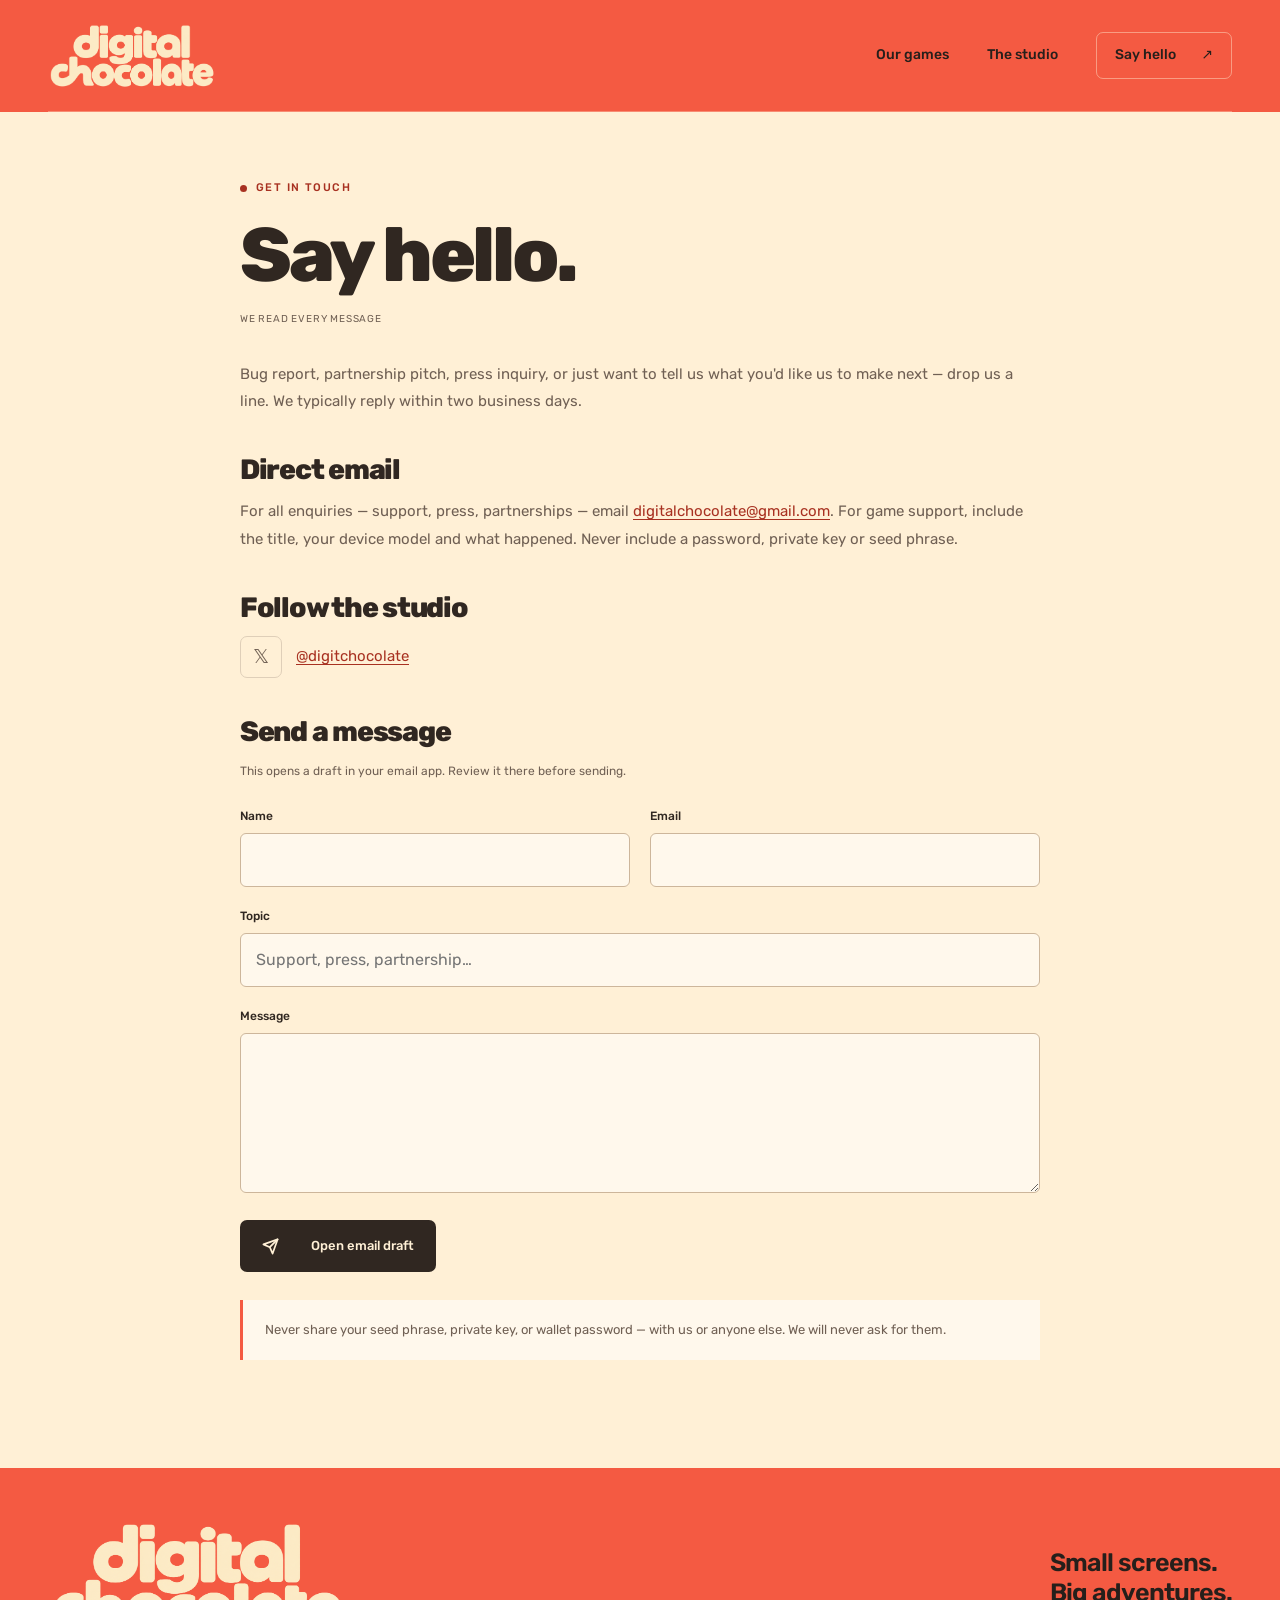
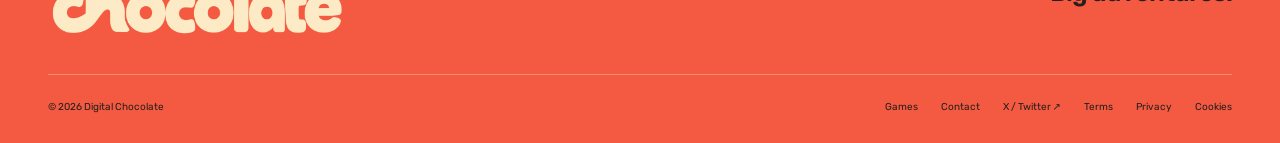
<file: contact.html>
<!doctype html>
<html lang="en">
  <head>
    <meta charset="utf-8" />
    <meta
      name="viewport"
      content="width=device-width,initial-scale=1,viewport-fit=cover"
    />
    <title>Contact — Digital Chocolate</title>
    <meta
      name="description"
      content="Get in touch with Digital Chocolate — support, press, partnerships."
    />
    <link rel="stylesheet" href="styles.css" />
    <link
      rel="icon"
      type="image/png"
      sizes="32x32"
      href="assets/favicon-32.png"
    />
    <link
      rel="apple-touch-icon"
      sizes="180x180"
      href="assets/apple-touch-icon.png"
    />
    <meta name="theme-color" content="#F45A42" />
    <link rel="canonical" href="https://digitalchocolate.co/contact.html" />
    <meta name="twitter:site" content="@digitchocolate" />
    <meta
      property="og:image"
      content="https://digitalchocolate.co/assets/og-image.png"
    />
  </head>
  <body>
    <a class="skip-link" href="#main">Skip to content</a>

    <nav class="top" aria-label="Main navigation">
      <div class="inner">
        <a href="index.html" class="brand" aria-label="Digital Chocolate home"
          ><img
            class="brand-wordmark"
            src="assets/brand/wordmark.png"
            alt="Digital Chocolate"
            width="2020"
            height="778"
        /></a>
        <div class="links">
          <a href="index.html#games">Our games</a
          ><a href="index.html#about">The studio</a
          ><a class="nav-contact" href="contact.html" aria-current="page"
            >Say hello <span aria-hidden="true">↗</span></a
          >
        </div>
      </div>
    </nav>

    <main class="wrap" id="main">
      <article class="page">
        <span class="eyebrow"><span class="dot"></span> Get in touch</span>
        <h1>Say hello.</h1>
        <div class="updated">WE READ EVERY MESSAGE</div>

        <p>
          Bug report, partnership pitch, press inquiry, or just want to tell us
          what you'd like us to make next — drop us a line. We typically reply
          within two business days.
        </p>

        <h2>Direct email</h2>
        <p>
          For all enquiries — support, press, partnerships — email
          <a class="inline" href="mailto:digitalchocolate@gmail.com"
            >digitalchocolate@gmail.com</a
          >. For game support, include the title, your device model and what
          happened. Never include a password, private key or seed phrase.
        </p>

        <h2>Follow the studio</h2>
        <p class="contact-social">
          <span aria-hidden="true">𝕏</span
          ><a
            class="inline"
            href="https://x.com/digitchocolate"
            target="_blank"
            rel="noopener noreferrer"
            >@digitchocolate</a
          >
        </p>
        <h2>Send a message</h2>
        <p class="contact-note" id="email-note">
          This opens a draft in your email app. Review it there before sending.
        </p>
        <form
          class="contact-form"
          aria-describedby="email-note"
          action="mailto:digitalchocolate@gmail.com"
          method="post"
          enctype="text/plain"
        >
          <div class="row">
            <div>
              <label for="name">Name</label>
              <input
                id="name"
                name="name"
                type="text"
                required
                autocomplete="name"
              />
            </div>
            <div>
              <label for="email">Email</label>
              <input
                id="email"
                name="email"
                type="email"
                required
                autocomplete="email"
              />
            </div>
          </div>
          <div>
            <label for="topic">Topic</label>
            <input
              id="topic"
              name="topic"
              type="text"
              placeholder="Support, press, partnership…"
            />
          </div>
          <div>
            <label for="message">Message</label>
            <textarea id="message" name="message" required></textarea>
          </div>
          <div>
            <button type="submit" class="btn primary">
              <svg
                viewBox="0 0 24 24"
                fill="none"
                stroke="currentColor"
                stroke-width="2.4"
                stroke-linecap="round"
                stroke-linejoin="round"
              >
                <path d="M22 2 11 13" />
                <path d="M22 2l-7 20-4-9-9-4 20-7Z" />
              </svg>
              Open email draft
            </button>
          </div>
        </form>

        <div class="callout">
          Never share your seed phrase, private key, or wallet password — with
          us or anyone else. We will never ask for them.
        </div>
      </article>
    </main>

    <footer>
      <div class="wrap">
        <div class="footer-top">
          <a
            class="footer-brand"
            href="index.html"
            aria-label="Digital Chocolate home"
            ><img
              src="assets/brand/wordmark.png"
              alt="Digital Chocolate"
              width="2020"
              height="778"
              loading="lazy"
          /></a>
          <p>Small screens.<br />Big adventures.</p>
        </div>
        <div class="foot-grid">
          <div class="legal">© 2026 Digital Chocolate</div>
          <div class="foot-links">
            <a href="index.html#games">Games</a
            ><a href="contact.html">Contact</a
            ><a
              href="https://x.com/digitchocolate"
              target="_blank"
              rel="noopener noreferrer"
              >X / Twitter ↗</a
            ><a href="terms.html">Terms</a><a href="privacy.html">Privacy</a
            ><a href="cookies.html">Cookies</a>
          </div>
        </div>
      </div>
    </footer>
    <script src="contact.js" defer></script>
  </body>
</html>
</file>
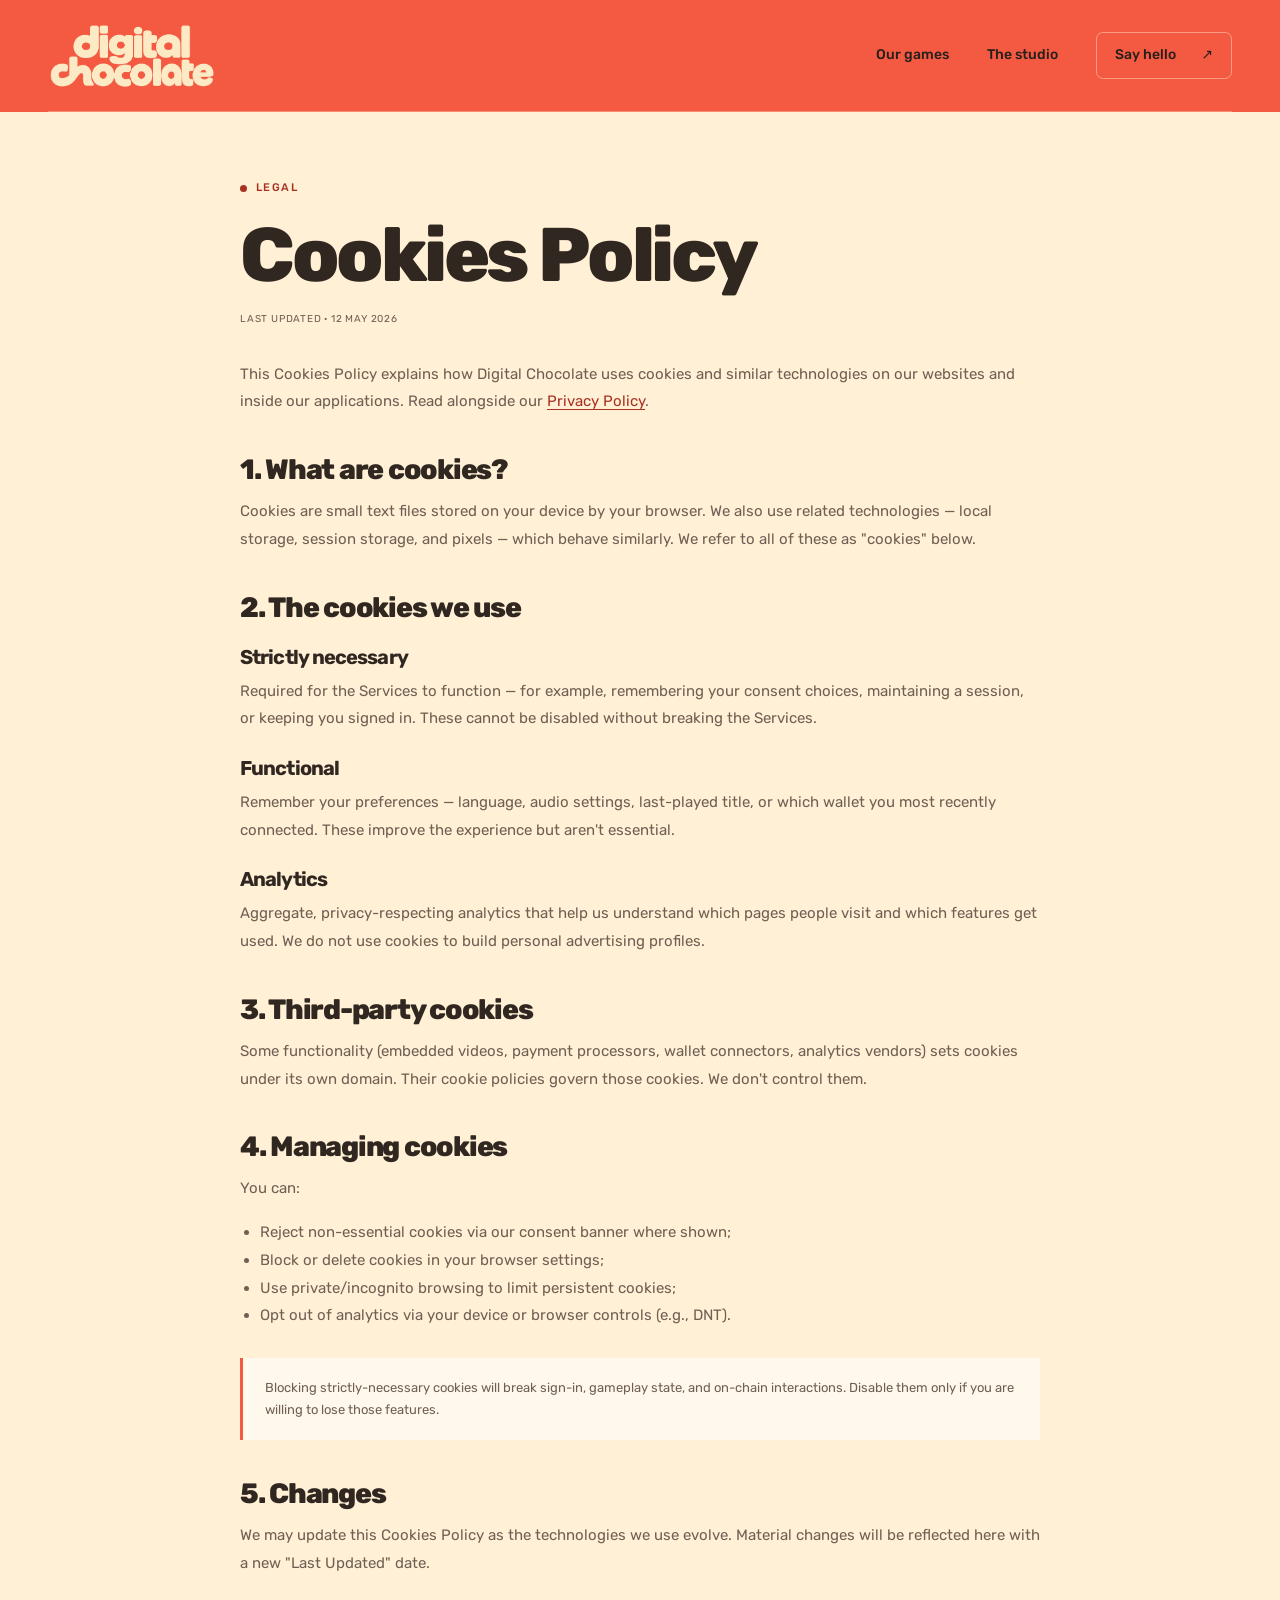
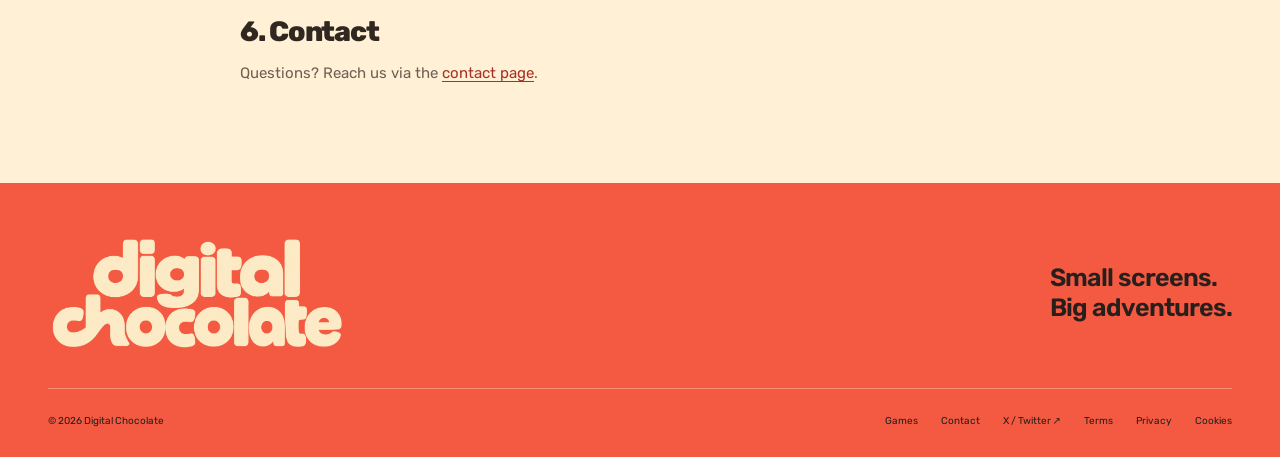
<file: cookies.html>
<!doctype html>
<html lang="en">
  <head>
    <meta charset="utf-8" />
    <meta
      name="viewport"
      content="width=device-width,initial-scale=1,viewport-fit=cover"
    />
    <title>Cookies Policy — Digital Chocolate</title>
    <meta
      name="description"
      content="How Digital Chocolate uses cookies and similar technologies."
    />
    <link rel="stylesheet" href="styles.css" />
    <link
      rel="icon"
      type="image/png"
      sizes="32x32"
      href="assets/favicon-32.png"
    />
    <link
      rel="apple-touch-icon"
      sizes="180x180"
      href="assets/apple-touch-icon.png"
    />
    <meta name="theme-color" content="#F45A42" />
    <link rel="canonical" href="https://digitalchocolate.co/cookies.html" />
    <meta name="twitter:site" content="@digitchocolate" />
    <meta
      property="og:image"
      content="https://digitalchocolate.co/assets/og-image.png"
    />
  </head>
  <body>
    <a class="skip-link" href="#main">Skip to content</a>

    <nav class="top" aria-label="Main navigation">
      <div class="inner">
        <a href="index.html" class="brand" aria-label="Digital Chocolate home"
          ><img
            class="brand-wordmark"
            src="assets/brand/wordmark.png"
            alt="Digital Chocolate"
            width="2020"
            height="778"
        /></a>
        <div class="links">
          <a href="index.html#games">Our games</a
          ><a href="index.html#about">The studio</a
          ><a class="nav-contact" href="contact.html"
            >Say hello <span aria-hidden="true">↗</span></a
          >
        </div>
      </div>
    </nav>

    <main class="wrap" id="main">
      <article class="page">
        <span class="eyebrow"><span class="dot"></span> Legal</span>
        <h1>Cookies Policy</h1>
        <div class="updated">LAST UPDATED · 12 MAY 2026</div>

        <p>
          This Cookies Policy explains how Digital Chocolate uses cookies and
          similar technologies on our websites and inside our applications. Read
          alongside our
          <a class="inline" href="privacy.html">Privacy Policy</a>.
        </p>

        <h2>1. What are cookies?</h2>
        <p>
          Cookies are small text files stored on your device by your browser. We
          also use related technologies — local storage, session storage, and
          pixels — which behave similarly. We refer to all of these as "cookies"
          below.
        </p>

        <h2>2. The cookies we use</h2>

        <h3>Strictly necessary</h3>
        <p>
          Required for the Services to function — for example, remembering your
          consent choices, maintaining a session, or keeping you signed in.
          These cannot be disabled without breaking the Services.
        </p>

        <h3>Functional</h3>
        <p>
          Remember your preferences — language, audio settings, last-played
          title, or which wallet you most recently connected. These improve the
          experience but aren't essential.
        </p>

        <h3>Analytics</h3>
        <p>
          Aggregate, privacy-respecting analytics that help us understand which
          pages people visit and which features get used. We do not use cookies
          to build personal advertising profiles.
        </p>

        <h2>3. Third-party cookies</h2>
        <p>
          Some functionality (embedded videos, payment processors, wallet
          connectors, analytics vendors) sets cookies under its own domain.
          Their cookie policies govern those cookies. We don't control them.
        </p>

        <h2>4. Managing cookies</h2>
        <p>You can:</p>
        <ul>
          <li>
            Reject non-essential cookies via our consent banner where shown;
          </li>
          <li>Block or delete cookies in your browser settings;</li>
          <li>Use private/incognito browsing to limit persistent cookies;</li>
          <li>
            Opt out of analytics via your device or browser controls (e.g.,
            DNT).
          </li>
        </ul>

        <div class="callout">
          Blocking strictly-necessary cookies will break sign-in, gameplay
          state, and on-chain interactions. Disable them only if you are willing
          to lose those features.
        </div>

        <h2>5. Changes</h2>
        <p>
          We may update this Cookies Policy as the technologies we use evolve.
          Material changes will be reflected here with a new "Last Updated"
          date.
        </p>

        <h2>6. Contact</h2>
        <p>
          Questions? Reach us via the
          <a class="inline" href="contact.html">contact page</a>.
        </p>
      </article>
    </main>

    <footer>
      <div class="wrap">
        <div class="footer-top">
          <a
            class="footer-brand"
            href="index.html"
            aria-label="Digital Chocolate home"
            ><img
              src="assets/brand/wordmark.png"
              alt="Digital Chocolate"
              width="2020"
              height="778"
              loading="lazy"
          /></a>
          <p>Small screens.<br />Big adventures.</p>
        </div>
        <div class="foot-grid">
          <div class="legal">© 2026 Digital Chocolate</div>
          <div class="foot-links">
            <a href="index.html#games">Games</a
            ><a href="contact.html">Contact</a
            ><a
              href="https://x.com/digitchocolate"
              target="_blank"
              rel="noopener noreferrer"
              >X / Twitter ↗</a
            ><a href="terms.html">Terms</a><a href="privacy.html">Privacy</a
            ><a href="cookies.html">Cookies</a>
          </div>
        </div>
      </div>
    </footer>
  </body>
</html>
</file>
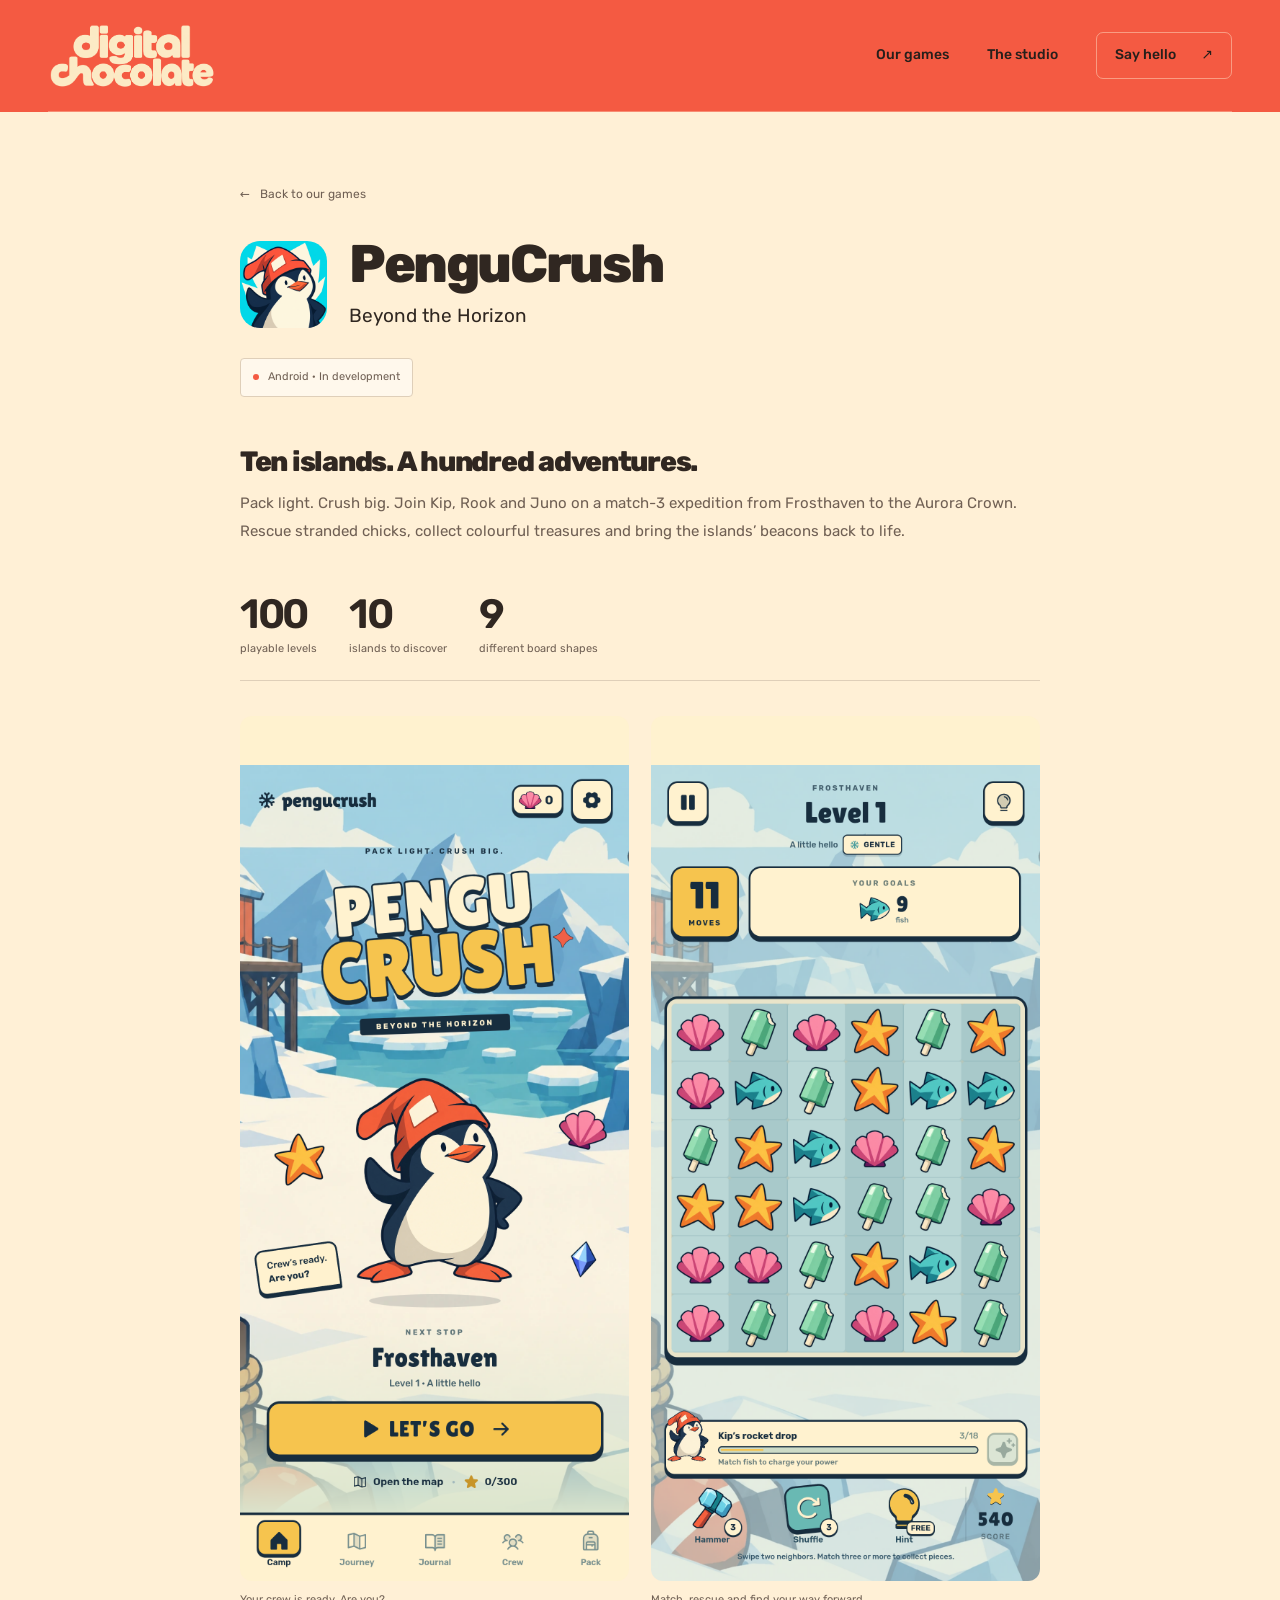
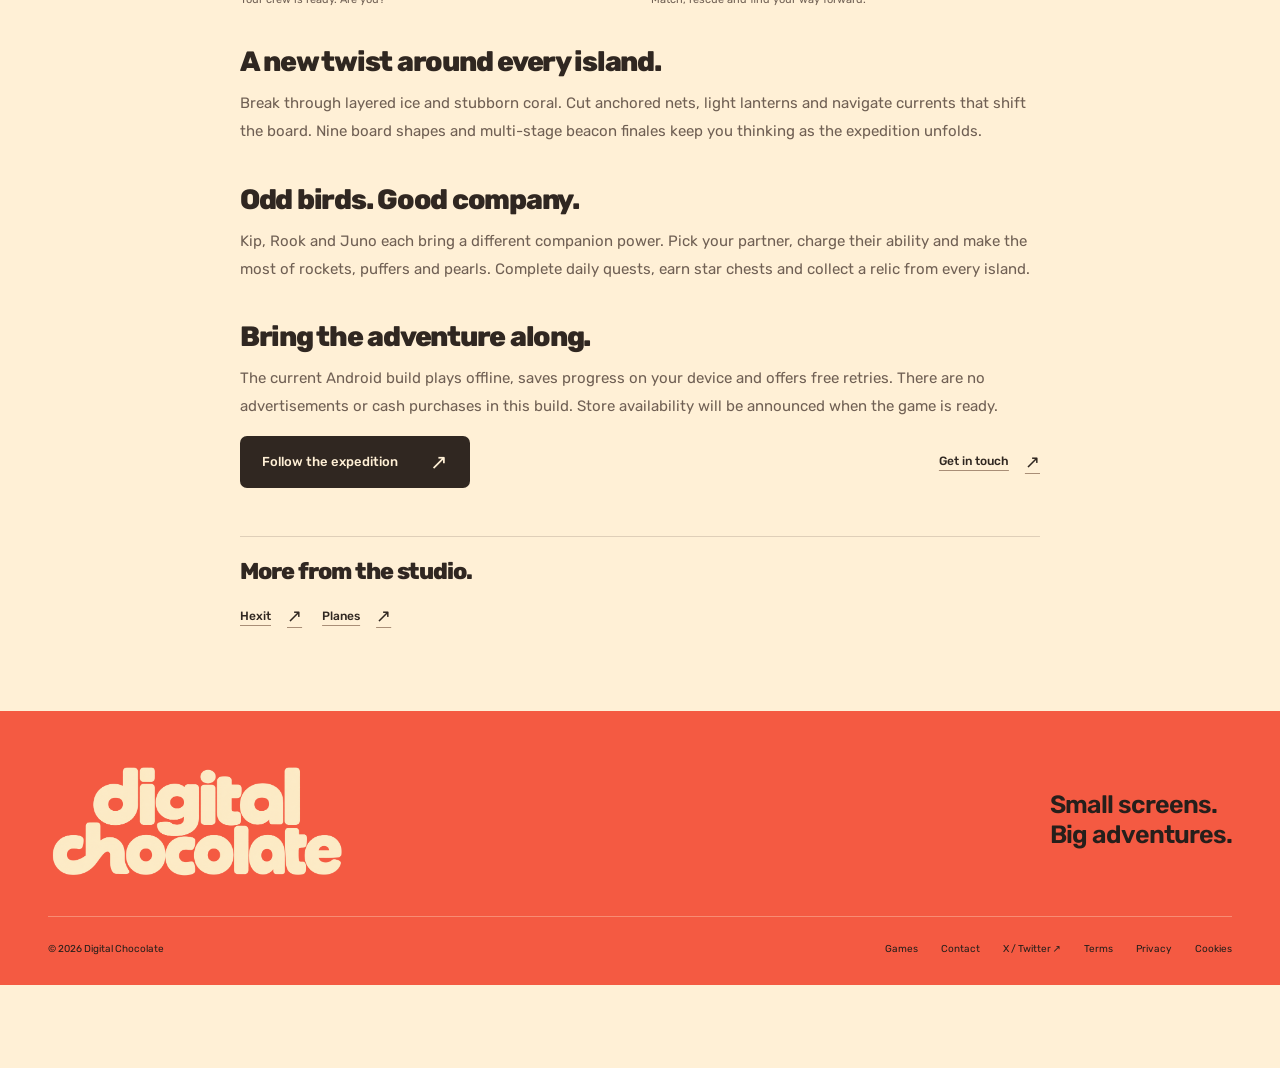
<file: pengucrush.html>
<!doctype html>
<html lang="en">
  <head>
    <meta charset="utf-8" />
    <meta name="viewport" content="width=device-width,initial-scale=1" />
    <title>PenguCrush — Digital Chocolate</title>
    <link rel="canonical" href="https://digitalchocolate.co/pengucrush/" />
    <meta http-equiv="refresh" content="0;url=/pengucrush/" />
  </head>
  <body>
    <p><a href="/pengucrush/">Continue to PenguCrush: Beyond the Horizon</a></p>
  </body>
</html>
</file>
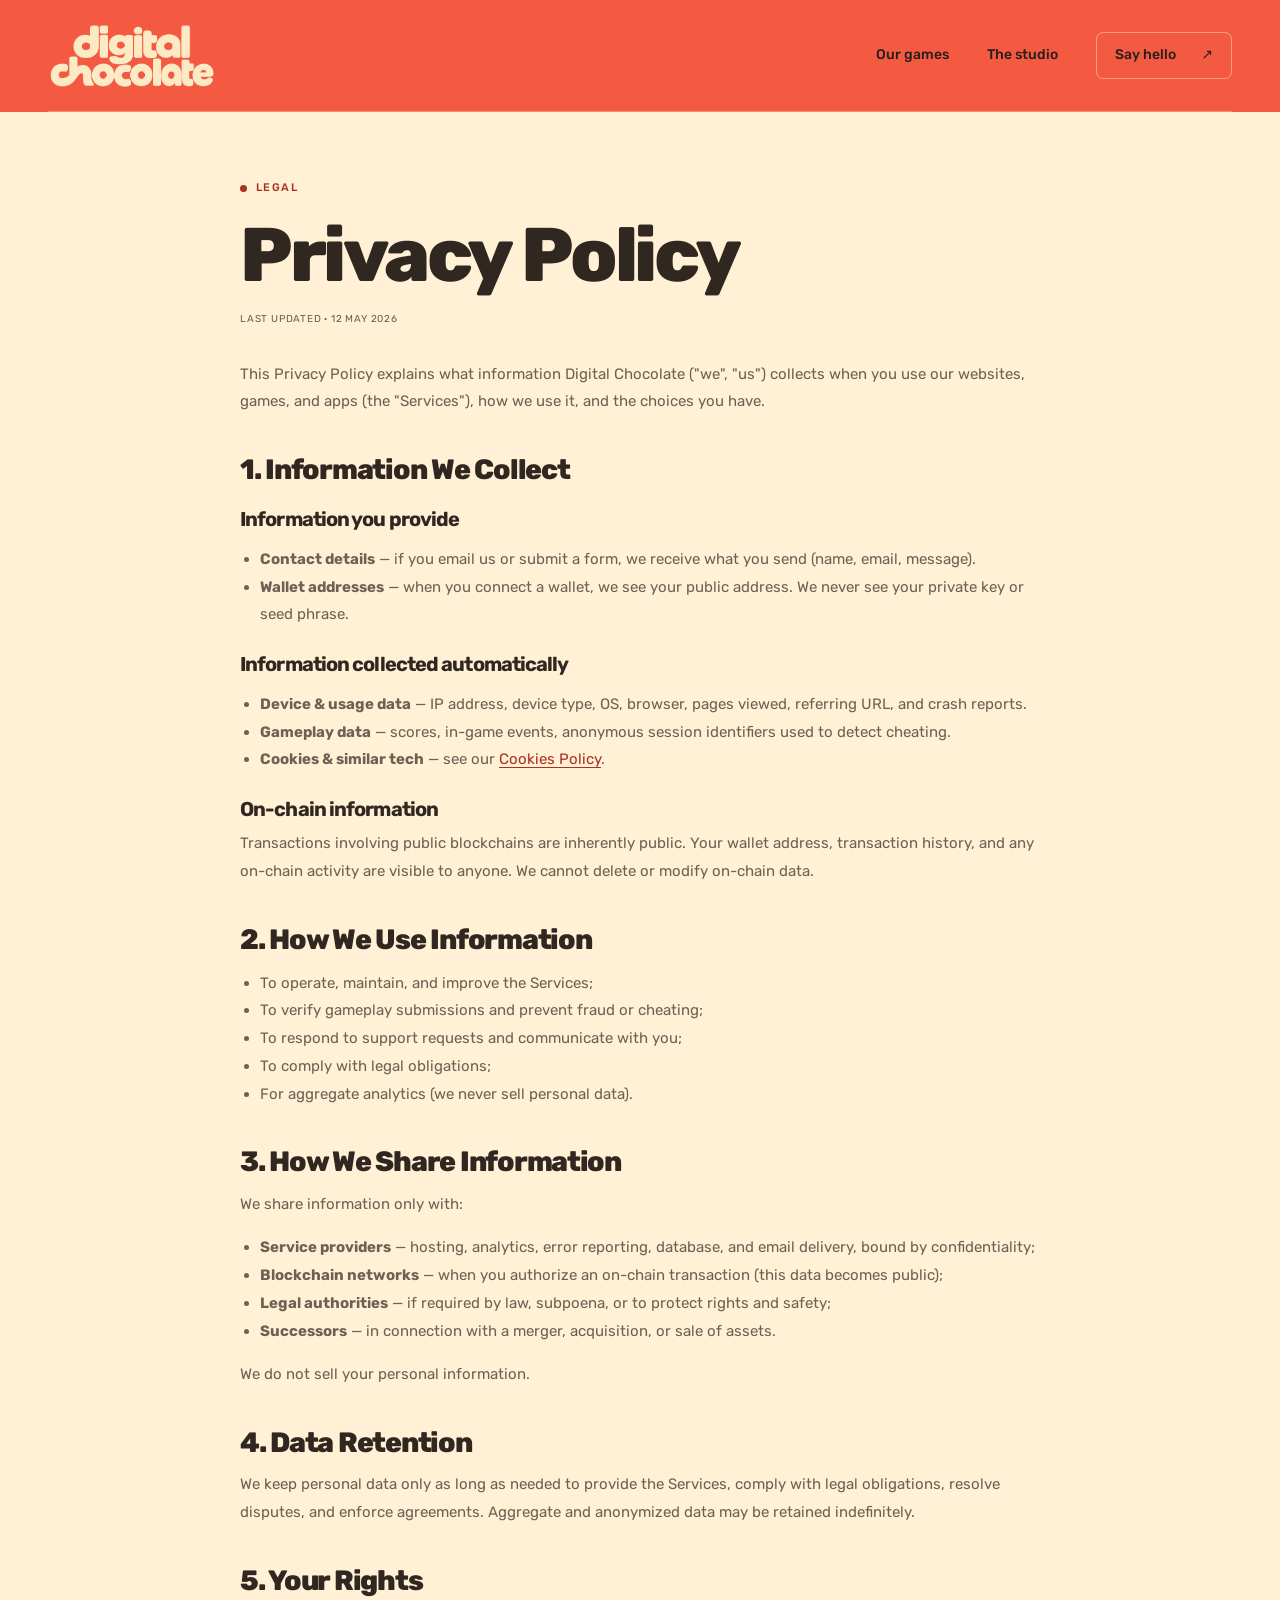
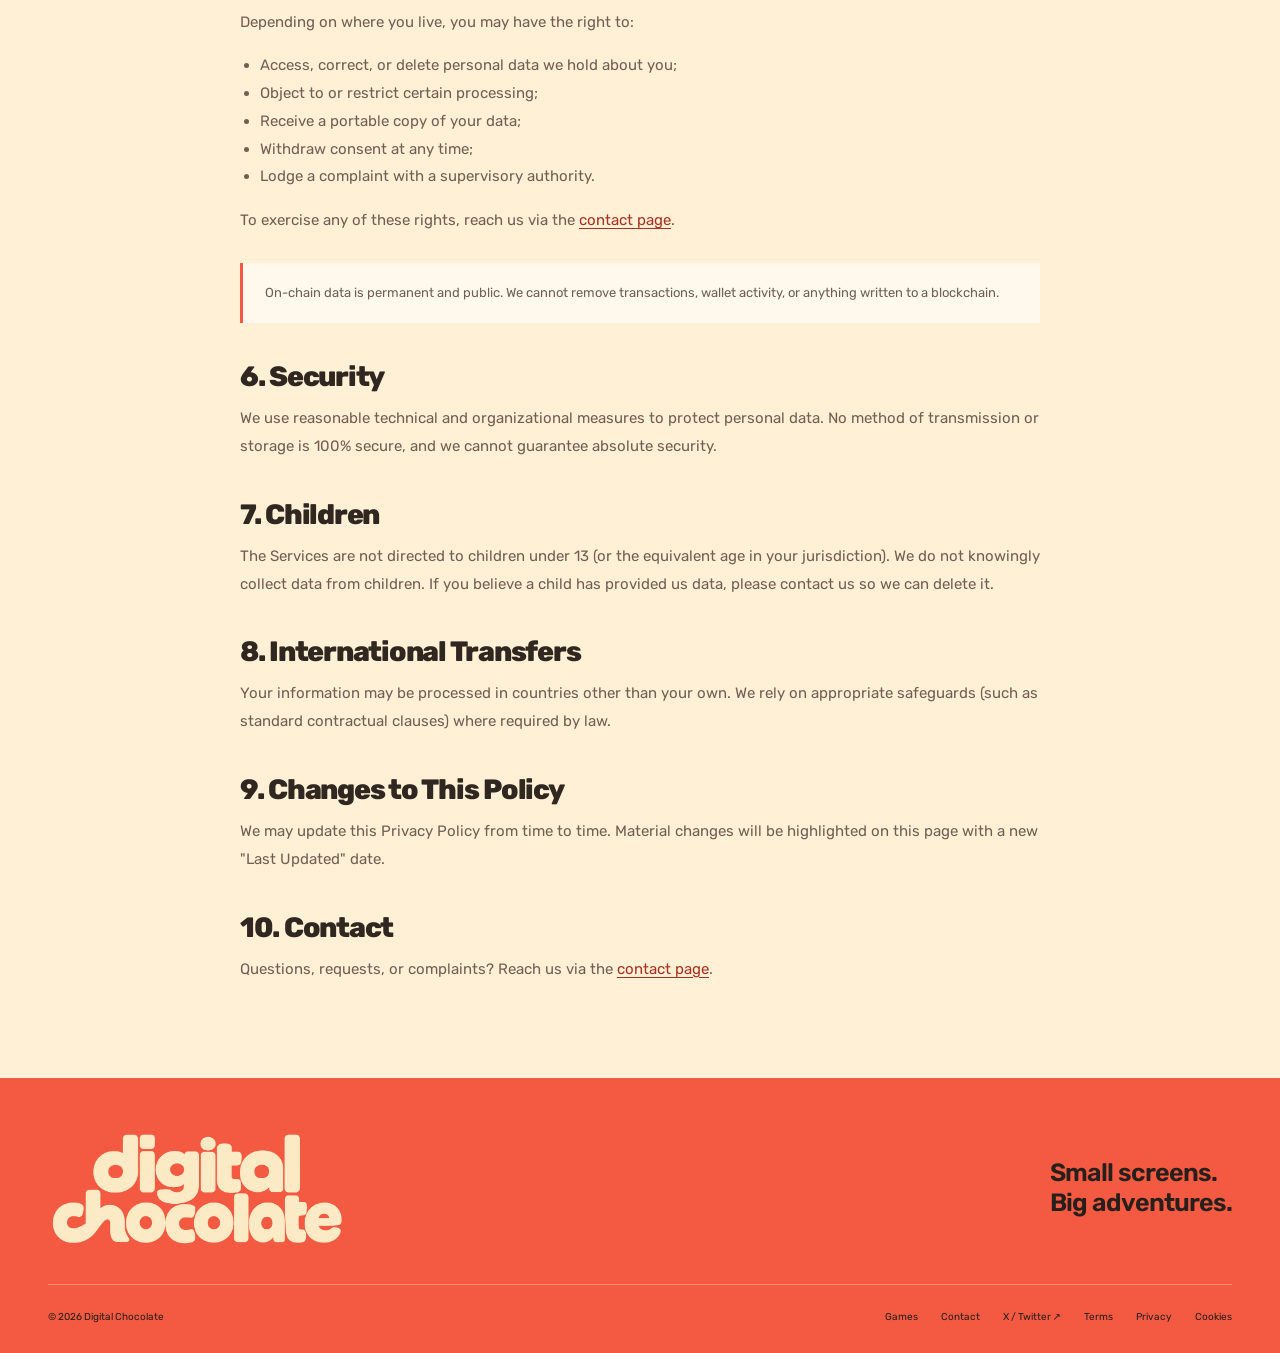
<file: privacy.html>
<!doctype html>
<html lang="en">
  <head>
    <meta charset="utf-8" />
    <meta
      name="viewport"
      content="width=device-width,initial-scale=1,viewport-fit=cover"
    />
    <title>Privacy Policy — Digital Chocolate</title>
    <meta
      name="description"
      content="How Digital Chocolate collects, uses, and protects your data."
    />
    <link rel="stylesheet" href="styles.css" />
    <link
      rel="icon"
      type="image/png"
      sizes="32x32"
      href="assets/favicon-32.png"
    />
    <link
      rel="apple-touch-icon"
      sizes="180x180"
      href="assets/apple-touch-icon.png"
    />
    <meta name="theme-color" content="#F45A42" />
    <link rel="canonical" href="https://digitalchocolate.co/privacy.html" />
    <meta name="twitter:site" content="@digitchocolate" />
    <meta
      property="og:image"
      content="https://digitalchocolate.co/assets/og-image.png"
    />
  </head>
  <body>
    <a class="skip-link" href="#main">Skip to content</a>

    <nav class="top" aria-label="Main navigation">
      <div class="inner">
        <a href="index.html" class="brand" aria-label="Digital Chocolate home"
          ><img
            class="brand-wordmark"
            src="assets/brand/wordmark.png"
            alt="Digital Chocolate"
            width="2020"
            height="778"
        /></a>
        <div class="links">
          <a href="index.html#games">Our games</a
          ><a href="index.html#about">The studio</a
          ><a class="nav-contact" href="contact.html"
            >Say hello <span aria-hidden="true">↗</span></a
          >
        </div>
      </div>
    </nav>

    <main class="wrap" id="main">
      <article class="page">
        <span class="eyebrow"><span class="dot"></span> Legal</span>
        <h1>Privacy Policy</h1>
        <div class="updated">LAST UPDATED · 12 MAY 2026</div>

        <p>
          This Privacy Policy explains what information Digital Chocolate ("we",
          "us") collects when you use our websites, games, and apps (the
          "Services"), how we use it, and the choices you have.
        </p>

        <h2>1. Information We Collect</h2>

        <h3>Information you provide</h3>
        <ul>
          <li>
            <strong>Contact details</strong> — if you email us or submit a form,
            we receive what you send (name, email, message).
          </li>
          <li>
            <strong>Wallet addresses</strong> — when you connect a wallet, we
            see your public address. We never see your private key or seed
            phrase.
          </li>
        </ul>

        <h3>Information collected automatically</h3>
        <ul>
          <li>
            <strong>Device &amp; usage data</strong> — IP address, device type,
            OS, browser, pages viewed, referring URL, and crash reports.
          </li>
          <li>
            <strong>Gameplay data</strong> — scores, in-game events, anonymous
            session identifiers used to detect cheating.
          </li>
          <li>
            <strong>Cookies &amp; similar tech</strong> — see our
            <a class="inline" href="cookies.html">Cookies Policy</a>.
          </li>
        </ul>

        <h3>On-chain information</h3>
        <p>
          Transactions involving public blockchains are inherently public. Your
          wallet address, transaction history, and any on-chain activity are
          visible to anyone. We cannot delete or modify on-chain data.
        </p>

        <h2>2. How We Use Information</h2>
        <ul>
          <li>To operate, maintain, and improve the Services;</li>
          <li>To verify gameplay submissions and prevent fraud or cheating;</li>
          <li>To respond to support requests and communicate with you;</li>
          <li>To comply with legal obligations;</li>
          <li>For aggregate analytics (we never sell personal data).</li>
        </ul>

        <h2>3. How We Share Information</h2>
        <p>We share information only with:</p>
        <ul>
          <li>
            <strong>Service providers</strong> — hosting, analytics, error
            reporting, database, and email delivery, bound by confidentiality;
          </li>
          <li>
            <strong>Blockchain networks</strong> — when you authorize an
            on-chain transaction (this data becomes public);
          </li>
          <li>
            <strong>Legal authorities</strong> — if required by law, subpoena,
            or to protect rights and safety;
          </li>
          <li>
            <strong>Successors</strong> — in connection with a merger,
            acquisition, or sale of assets.
          </li>
        </ul>
        <p>We do not sell your personal information.</p>

        <h2>4. Data Retention</h2>
        <p>
          We keep personal data only as long as needed to provide the Services,
          comply with legal obligations, resolve disputes, and enforce
          agreements. Aggregate and anonymized data may be retained
          indefinitely.
        </p>

        <h2>5. Your Rights</h2>
        <p>Depending on where you live, you may have the right to:</p>
        <ul>
          <li>Access, correct, or delete personal data we hold about you;</li>
          <li>Object to or restrict certain processing;</li>
          <li>Receive a portable copy of your data;</li>
          <li>Withdraw consent at any time;</li>
          <li>Lodge a complaint with a supervisory authority.</li>
        </ul>
        <p>
          To exercise any of these rights, reach us via the
          <a class="inline" href="contact.html">contact page</a>.
        </p>

        <div class="callout">
          On-chain data is permanent and public. We cannot remove transactions,
          wallet activity, or anything written to a blockchain.
        </div>

        <h2>6. Security</h2>
        <p>
          We use reasonable technical and organizational measures to protect
          personal data. No method of transmission or storage is 100% secure,
          and we cannot guarantee absolute security.
        </p>

        <h2>7. Children</h2>
        <p>
          The Services are not directed to children under 13 (or the equivalent
          age in your jurisdiction). We do not knowingly collect data from
          children. If you believe a child has provided us data, please contact
          us so we can delete it.
        </p>

        <h2>8. International Transfers</h2>
        <p>
          Your information may be processed in countries other than your own. We
          rely on appropriate safeguards (such as standard contractual clauses)
          where required by law.
        </p>

        <h2>9. Changes to This Policy</h2>
        <p>
          We may update this Privacy Policy from time to time. Material changes
          will be highlighted on this page with a new "Last Updated" date.
        </p>

        <h2>10. Contact</h2>
        <p>
          Questions, requests, or complaints? Reach us via the
          <a class="inline" href="contact.html">contact page</a>.
        </p>
      </article>
    </main>

    <footer>
      <div class="wrap">
        <div class="footer-top">
          <a
            class="footer-brand"
            href="index.html"
            aria-label="Digital Chocolate home"
            ><img
              src="assets/brand/wordmark.png"
              alt="Digital Chocolate"
              width="2020"
              height="778"
              loading="lazy"
          /></a>
          <p>Small screens.<br />Big adventures.</p>
        </div>
        <div class="foot-grid">
          <div class="legal">© 2026 Digital Chocolate</div>
          <div class="foot-links">
            <a href="index.html#games">Games</a
            ><a href="contact.html">Contact</a
            ><a
              href="https://x.com/digitchocolate"
              target="_blank"
              rel="noopener noreferrer"
              >X / Twitter ↗</a
            ><a href="terms.html">Terms</a><a href="privacy.html">Privacy</a
            ><a href="cookies.html">Cookies</a>
          </div>
        </div>
      </div>
    </footer>
  </body>
</html>
</file>
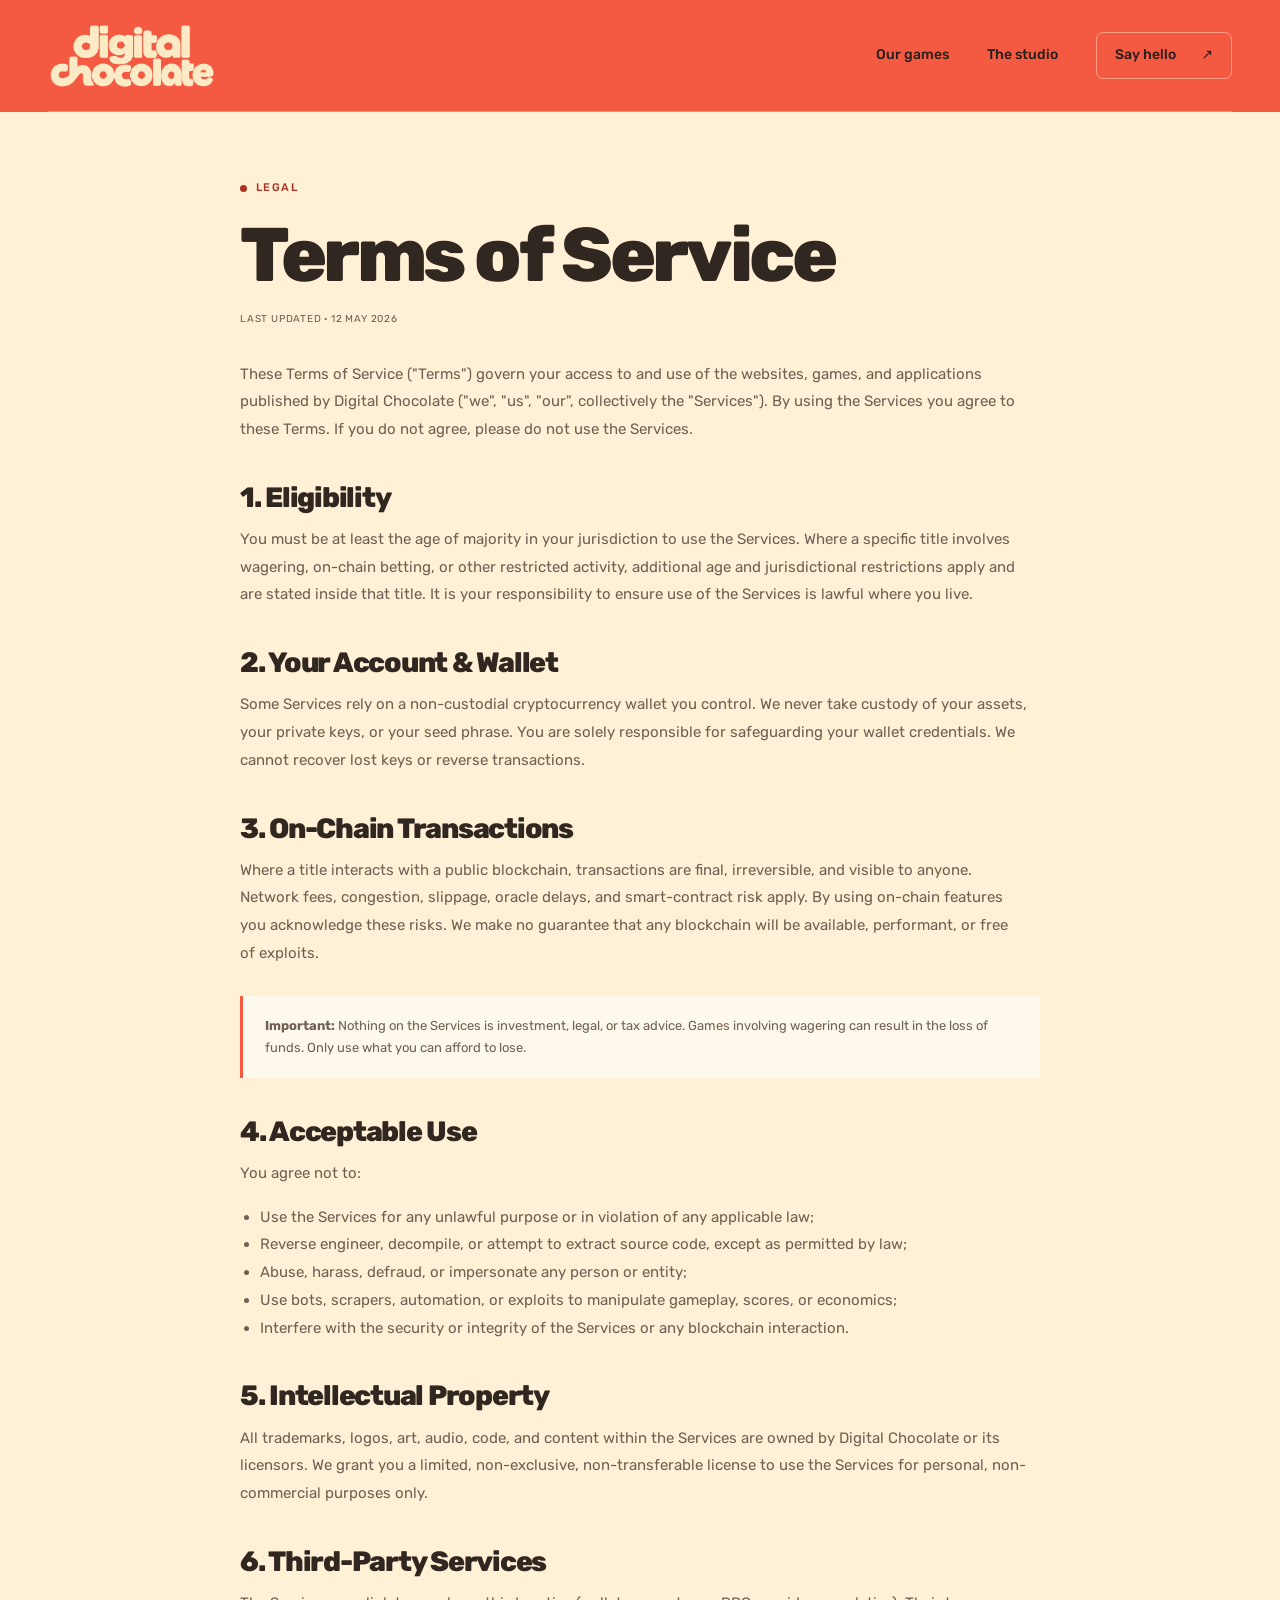
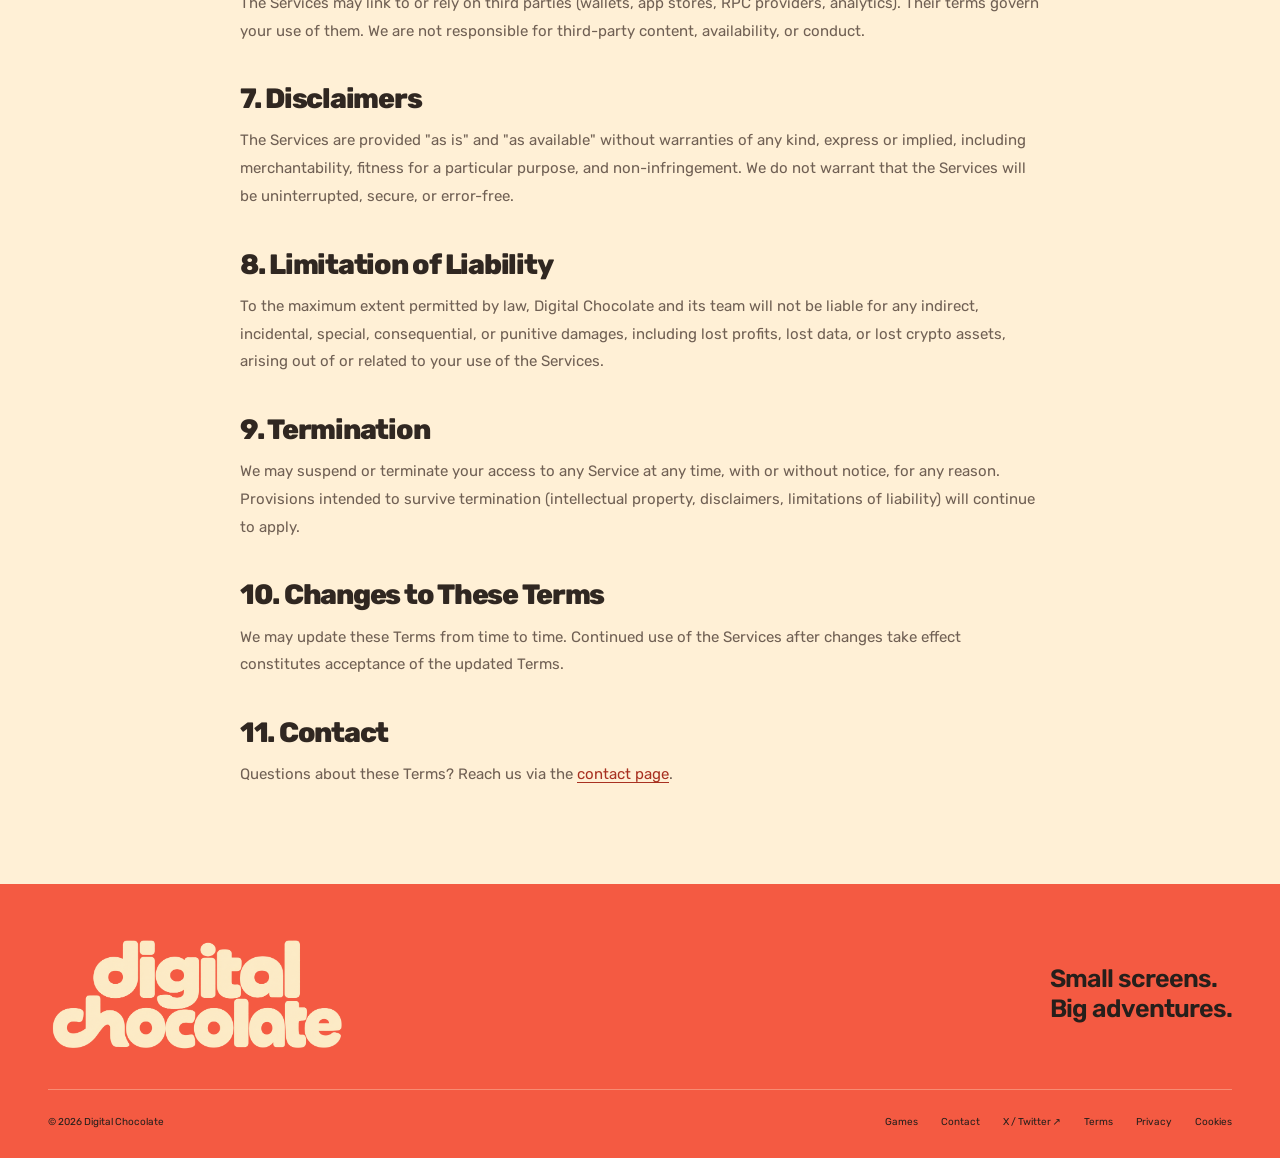
<file: terms.html>
<!doctype html>
<html lang="en">
  <head>
    <meta charset="utf-8" />
    <meta
      name="viewport"
      content="width=device-width,initial-scale=1,viewport-fit=cover"
    />
    <title>Terms of Service — Digital Chocolate</title>
    <meta
      name="description"
      content="The terms governing your use of Digital Chocolate's games, apps, and website."
    />
    <link rel="stylesheet" href="styles.css" />
    <link
      rel="icon"
      type="image/png"
      sizes="32x32"
      href="assets/favicon-32.png"
    />
    <link
      rel="apple-touch-icon"
      sizes="180x180"
      href="assets/apple-touch-icon.png"
    />
    <meta name="theme-color" content="#F45A42" />
    <link rel="canonical" href="https://digitalchocolate.co/terms.html" />
    <meta name="twitter:site" content="@digitchocolate" />
    <meta
      property="og:image"
      content="https://digitalchocolate.co/assets/og-image.png"
    />
  </head>
  <body>
    <a class="skip-link" href="#main">Skip to content</a>

    <nav class="top" aria-label="Main navigation">
      <div class="inner">
        <a href="index.html" class="brand" aria-label="Digital Chocolate home"
          ><img
            class="brand-wordmark"
            src="assets/brand/wordmark.png"
            alt="Digital Chocolate"
            width="2020"
            height="778"
        /></a>
        <div class="links">
          <a href="index.html#games">Our games</a
          ><a href="index.html#about">The studio</a
          ><a class="nav-contact" href="contact.html"
            >Say hello <span aria-hidden="true">↗</span></a
          >
        </div>
      </div>
    </nav>

    <main class="wrap" id="main">
      <article class="page">
        <span class="eyebrow"><span class="dot"></span> Legal</span>
        <h1>Terms of Service</h1>
        <div class="updated">LAST UPDATED · 12 MAY 2026</div>

        <p>
          These Terms of Service ("Terms") govern your access to and use of the
          websites, games, and applications published by Digital Chocolate
          ("we", "us", "our", collectively the "Services"). By using the
          Services you agree to these Terms. If you do not agree, please do not
          use the Services.
        </p>

        <h2>1. Eligibility</h2>
        <p>
          You must be at least the age of majority in your jurisdiction to use
          the Services. Where a specific title involves wagering, on-chain
          betting, or other restricted activity, additional age and
          jurisdictional restrictions apply and are stated inside that title. It
          is your responsibility to ensure use of the Services is lawful where
          you live.
        </p>

        <h2>2. Your Account &amp; Wallet</h2>
        <p>
          Some Services rely on a non-custodial cryptocurrency wallet you
          control. We never take custody of your assets, your private keys, or
          your seed phrase. You are solely responsible for safeguarding your
          wallet credentials. We cannot recover lost keys or reverse
          transactions.
        </p>

        <h2>3. On-Chain Transactions</h2>
        <p>
          Where a title interacts with a public blockchain, transactions are
          final, irreversible, and visible to anyone. Network fees, congestion,
          slippage, oracle delays, and smart-contract risk apply. By using
          on-chain features you acknowledge these risks. We make no guarantee
          that any blockchain will be available, performant, or free of
          exploits.
        </p>

        <div class="callout">
          <strong>Important:</strong> Nothing on the Services is investment,
          legal, or tax advice. Games involving wagering can result in the loss
          of funds. Only use what you can afford to lose.
        </div>

        <h2>4. Acceptable Use</h2>
        <p>You agree not to:</p>
        <ul>
          <li>
            Use the Services for any unlawful purpose or in violation of any
            applicable law;
          </li>
          <li>
            Reverse engineer, decompile, or attempt to extract source code,
            except as permitted by law;
          </li>
          <li>Abuse, harass, defraud, or impersonate any person or entity;</li>
          <li>
            Use bots, scrapers, automation, or exploits to manipulate gameplay,
            scores, or economics;
          </li>
          <li>
            Interfere with the security or integrity of the Services or any
            blockchain interaction.
          </li>
        </ul>

        <h2>5. Intellectual Property</h2>
        <p>
          All trademarks, logos, art, audio, code, and content within the
          Services are owned by Digital Chocolate or its licensors. We grant you
          a limited, non-exclusive, non-transferable license to use the Services
          for personal, non-commercial purposes only.
        </p>

        <h2>6. Third-Party Services</h2>
        <p>
          The Services may link to or rely on third parties (wallets, app
          stores, RPC providers, analytics). Their terms govern your use of
          them. We are not responsible for third-party content, availability, or
          conduct.
        </p>

        <h2>7. Disclaimers</h2>
        <p>
          The Services are provided "as is" and "as available" without
          warranties of any kind, express or implied, including merchantability,
          fitness for a particular purpose, and non-infringement. We do not
          warrant that the Services will be uninterrupted, secure, or
          error-free.
        </p>

        <h2>8. Limitation of Liability</h2>
        <p>
          To the maximum extent permitted by law, Digital Chocolate and its team
          will not be liable for any indirect, incidental, special,
          consequential, or punitive damages, including lost profits, lost data,
          or lost crypto assets, arising out of or related to your use of the
          Services.
        </p>

        <h2>9. Termination</h2>
        <p>
          We may suspend or terminate your access to any Service at any time,
          with or without notice, for any reason. Provisions intended to survive
          termination (intellectual property, disclaimers, limitations of
          liability) will continue to apply.
        </p>

        <h2>10. Changes to These Terms</h2>
        <p>
          We may update these Terms from time to time. Continued use of the
          Services after changes take effect constitutes acceptance of the
          updated Terms.
        </p>

        <h2>11. Contact</h2>
        <p>
          Questions about these Terms? Reach us via the
          <a class="inline" href="contact.html">contact page</a>.
        </p>
      </article>
    </main>

    <footer>
      <div class="wrap">
        <div class="footer-top">
          <a
            class="footer-brand"
            href="index.html"
            aria-label="Digital Chocolate home"
            ><img
              src="assets/brand/wordmark.png"
              alt="Digital Chocolate"
              width="2020"
              height="778"
              loading="lazy"
          /></a>
          <p>Small screens.<br />Big adventures.</p>
        </div>
        <div class="foot-grid">
          <div class="legal">© 2026 Digital Chocolate</div>
          <div class="foot-links">
            <a href="index.html#games">Games</a
            ><a href="contact.html">Contact</a
            ><a
              href="https://x.com/digitchocolate"
              target="_blank"
              rel="noopener noreferrer"
              >X / Twitter ↗</a
            ><a href="terms.html">Terms</a><a href="privacy.html">Privacy</a
            ><a href="cookies.html">Cookies</a>
          </div>
        </div>
      </div>
    </footer>
  </body>
</html>
</file>
<file: styles.css>
@font-face {
  font-family: Rubik;
  src: url("assets/fonts/rubik-latin-400-normal.woff2") format("woff2");
  font-weight: 400;
  font-display: swap;
}
@font-face {
  font-family: Rubik;
  src: url("assets/fonts/rubik-latin-500-normal.woff2") format("woff2");
  font-weight: 500;
  font-display: swap;
}
@font-face {
  font-family: Rubik;
  src: url("assets/fonts/rubik-latin-600-normal.woff2") format("woff2");
  font-weight: 600;
  font-display: swap;
}
@font-face {
  font-family: Rubik;
  src: url("assets/fonts/rubik-latin-700-normal.woff2") format("woff2");
  font-weight: 700;
  font-display: swap;
}
@font-face {
  font-family: Rubik;
  src: url("assets/fonts/rubik-latin-800-normal.woff2") format("woff2");
  font-weight: 800;
  font-display: swap;
}
@font-face {
  font-family: "Lilita One";
  src: url("assets/fonts/lilita-one-latin-400-normal.woff2") format("woff2");
  font-weight: 400;
  font-display: swap;
}
:root {
  --coral: #f45a42;
  --coral-dark: #a83121;
  --cream: #fff0d6;
  --paper: #fff8ec;
  --ink: #302721;
  --on-coral: #261f1b;
  --muted: #706054;
  --line: #dfcfb9;
  --soft: #f7e8cf;
  --ease: cubic-bezier(0.2, 0.7, 0.3, 1);
}
* {
  box-sizing: border-box;
}
html {
  scroll-behavior: smooth;
  scroll-padding-top: 30px;
}
body {
  margin: 0;
  background: var(--cream);
  color: var(--ink);
  font-family: Rubik, system-ui, sans-serif;
  line-height: 1.6;
  -webkit-font-smoothing: antialiased;
}
a {
  color: inherit;
  text-decoration: none;
}
img {
  display: block;
  max-width: 100%;
  height: auto;
}
button,
input,
textarea {
  font: inherit;
}
button,
a {
  -webkit-tap-highlight-color: transparent;
}
button {
  cursor: pointer;
}
::selection {
  background: var(--ink);
  color: var(--cream);
}
a:focus-visible,
button:focus-visible,
input:focus-visible,
textarea:focus-visible {
  outline: 3px solid currentColor;
  outline-offset: 5px;
}
p {
  margin: 0 0 1em;
  text-wrap: pretty;
}
h1,
h2,
h3 {
  margin: 0;
  line-height: 1.04;
  letter-spacing: -0.045em;
  text-wrap: balance;
}
h1,
h2 {
  font-weight: 800;
}
h3 {
  font-weight: 700;
}
.wrap {
  width: min(1320px, calc(100% - 96px));
  margin-inline: auto;
}
.skip-link {
  position: fixed;
  top: 12px;
  left: 12px;
  z-index: 20;
  padding: 12px 20px;
  background: var(--ink);
  color: var(--cream);
  transform: translateY(-180%);
}
.skip-link:focus {
  transform: none;
}
nav.top {
  background: var(--coral);
  color: var(--cream);
}
nav.top .inner {
  width: min(1320px, calc(100% - 96px));
  margin: auto;
  min-height: 112px;
  display: flex;
  align-items: center;
  justify-content: space-between;
  border-bottom: 1px solid #fff0d655;
  gap: 30px;
}
.brand {
  display: block;
  flex: none;
}
.brand-wordmark {
  width: 169px;
  height: auto;
}
.links {
  color: var(--on-coral);
  display: flex;
  align-items: center;
  gap: 38px;
  font-size: 14px;
  font-weight: 500;
}
.links a {
  position: relative;
  padding: 12px 0;
}
.links a:after {
  content: "";
  position: absolute;
  left: 0;
  bottom: 4px;
  width: 100%;
  height: 1px;
  background: currentColor;
  transform: scaleX(0);
  transform-origin: left;
  transition: transform 0.2s;
}
.links a:hover:after,
.links a[aria-current="page"]:after {
  transform: scaleX(1);
}
.links .nav-contact {
  border: 1px solid #fff0d670;
  padding: 11px 18px;
  border-radius: 7px;
}
.links .nav-contact:after {
  display: none;
}
.nav-contact span {
  margin-left: 22px;
}
.nav-contact:hover {
  background: #fff0d614;
}
.hero {
  background: var(--coral);
  color: var(--cream);
  overflow: hidden;
}
.hero-grid {
  display: grid;
  grid-template-columns: 1.3fr 1fr;
  gap: 20px;
  align-items: center;
  padding-top: 67px;
  padding-bottom: 63px;
}
.eyebrow {
  text-transform: uppercase;
  letter-spacing: 0.13em;
  font-size: 11px;
  font-weight: 500;
  line-height: 1.5;
  margin: 0 0 24px;
  display: flex;
  align-items: center;
  gap: 9px;
}
.dot {
  width: 7px;
  height: 7px;
  border-radius: 50%;
  background: currentColor;
  display: inline-block;
}
.hero h1 {
  color: var(--paper);
  font-size: clamp(54px, 6.55vw, 94px);
  letter-spacing: -0.06em;
  line-height: 1.03;
  max-width: 800px;
}
.hero-copy > .eyebrow,
.hero-note,
.hero-bottom {
  color: var(--on-coral);
}
.lede {
  color: var(--on-coral);
  font-size: 17px;
  line-height: 1.7;
  max-width: 450px;
  margin: 26px 0 30px;
}
.btn {
  display: inline-flex;
  align-items: center;
  justify-content: center;
  gap: 32px;
  min-height: 52px;
  padding: 14px 22px;
  border: 0;
  border-radius: 7px;
  font-size: 13px;
  font-weight: 500;
  transition:
    transform 0.2s var(--ease),
    background 0.2s;
}
.btn:hover {
  transform: translateY(-3px);
}
.btn:active {
  transform: translateY(1px);
}
.btn span {
  font-size: 21px;
  line-height: 1;
}
.btn.cream {
  background: var(--cream);
  color: var(--ink);
}
.btn.cream:hover {
  background: var(--paper);
}
.btn.ink,
.btn.primary {
  background: var(--ink);
  color: var(--cream);
}
.btn.ink:hover,
.btn.primary:hover {
  background: #574437;
}
.hero-note {
  display: flex;
  gap: 10px;
  align-items: center;
  margin-top: 29px;
  font-size: 11px;
  letter-spacing: 0.015em;
}
.hero-note > span {
  font-size: 24px;
}
.hero-art {
  position: relative;
  height: 485px;
  isolation: isolate;
}
.hero-orbit {
  position: absolute;
  width: 360px;
  height: 360px;
  border-radius: 50%;
  border: 1px solid #fff0d659;
  left: 50%;
  top: 51%;
  transform: translate(-50%, -50%);
}
.hero-orbit:before {
  content: "";
  position: absolute;
  inset: -28px;
  border: 1px solid #fff0d659;
  border-radius: 50%;
}
.hero-brand-mark {
  position: absolute;
  width: 330px;
  height: 330px;
  left: 50%;
  top: 51%;
  object-fit: cover;
  border: 6px solid var(--cream);
  border-radius: 72px;
  transform: translate(-50%, -50%) rotate(-8deg);
  z-index: 1;
}
.orbit-icon {
  position: absolute;
  z-index: 2;
  width: 96px;
  transform: rotate(10deg);
}
.orbit-icon img {
  border-radius: 22px;
  border: 5px solid var(--cream);
  width: 96px;
  height: 96px;
  object-fit: cover;
}
.orbit-icon span {
  color: var(--on-coral);
  display: block;
  text-align: center;
  font-size: 9px;
  letter-spacing: 0.13em;
  font-weight: 600;
  margin-top: 7px;
}
.pengu-icon {
  left: 3px;
  top: 18px;
  transform: rotate(-12deg);
}
.hexit-icon {
  right: -2px;
  top: 18px;
}
.planes-icon {
  left: 4px;
  bottom: 25px;
  transform: rotate(-12deg);
}
.hero-sticker {
  position: absolute;
  bottom: 22px;
  right: 8px;
  z-index: 3;
  background: var(--cream);
  color: var(--ink);
  width: 99px;
  height: 99px;
  border-radius: 50%;
  display: grid;
  place-content: center;
  font-size: 15px;
  font-weight: 800;
  line-height: 1.15;
  transform: rotate(12deg);
  text-align: center;
  border: 1px solid var(--ink);
  outline: 5px solid var(--cream);
}
.hero-bottom {
  border-top: 1px solid #fff0d655;
  padding-top: 20px;
  padding-bottom: 24px;
  display: flex;
  justify-content: space-between;
  gap: 20px;
  font-size: 9px;
  font-weight: 500;
  letter-spacing: 0.14em;
}
.hero-bottom a > span {
  font-size: 19px;
  margin-left: 15px;
}
.games {
  padding: 92px 0 88px;
}
.section-head {
  display: flex;
  justify-content: space-between;
  align-items: end;
  gap: 28px;
  margin-bottom: 38px;
}
.section-head .eyebrow {
  color: var(--coral-dark);
  margin-bottom: 13px;
}
.section-head h2 {
  font-size: clamp(34px, 3.3vw, 47px);
  letter-spacing: -0.05em;
}
.section-head > p {
  font-size: 13px;
  color: var(--muted);
  margin: 0;
  line-height: 1.65;
}
.game-row {
  display: grid;
  grid-template-columns: 1fr 1fr;
  background: var(--paper);
  border-radius: 15px;
  overflow: hidden;
}
.pengu-scene {
  position: relative;
  min-height: 500px;
  overflow: hidden;
  background: #cbe3d4;
  isolation: isolate;
}
.pengu-landscape {
  position: absolute;
  inset: 0;
  width: 100%;
  height: 100%;
  object-fit: cover;
  object-position: center 54%;
  opacity: 0.78;
  z-index: -2;
}
.pengu-scene:after {
  content: "";
  position: absolute;
  inset: 0;
  background: linear-gradient(#fff2cf99, transparent 55%, #c8e1d230);
  z-index: -1;
}
.pengu-wordmark {
  position: absolute;
  top: 30px;
  left: 50%;
  transform: translateX(-50%) rotate(-5deg);
  width: max-content;
  text-align: center;
  z-index: 2;
}
.pengu-wordmark > span,
.pengu-wordmark > strong {
  font:
    62px/0.79 "Lilita One",
    sans-serif;
  letter-spacing: -1.5px;
  color: #fff2cf;
  -webkit-text-stroke: 3px #172d3e;
  paint-order: stroke fill;
  text-shadow: 0 5px #172d3e;
  display: block;
}
.pengu-wordmark > strong {
  color: #f6c44e;
  font-size: 74px;
}
.pengu-wordmark > small {
  display: block;
  background: #172d3e;
  color: #fff2cf;
  font-size: 8px;
  letter-spacing: 1.8px;
  margin-top: 18px;
  padding: 5px 10px;
  transform: rotate(2deg);
}
.pengu-character {
  height: 355px;
  width: auto;
  position: absolute;
  bottom: -15px;
  left: 50%;
  transform: translateX(-50%);
}
.scene-label {
  position: absolute;
  left: 27px;
  bottom: 23px;
  font-size: 9px;
  letter-spacing: 0.13em;
  font-weight: 600;
  color: #172d3e;
}
.game-copy {
  padding: 40px 43px;
  display: flex;
  flex-direction: column;
  justify-content: center;
}
.game-topline {
  display: flex;
  align-items: center;
  justify-content: space-between;
  gap: 14px;
  margin-bottom: 22px;
}
.game-copy .game-topline {
  justify-content: flex-start;
}
.game-icon {
  width: 49px;
  height: 49px;
  border-radius: 12px;
}
.game-category {
  font-size: 9px;
  letter-spacing: 0.12em;
  font-weight: 600;
}
.game-copy h3 {
  font-size: 46px;
  letter-spacing: -0.045em;
}
.game-subtitle {
  font-size: 17px;
  font-weight: 500;
  margin: 8px 0 22px;
  line-height: 1.4;
}
.game-copy > p:not(.game-subtitle) {
  font-size: 14px;
  line-height: 1.8;
  color: var(--muted);
}
.game-facts {
  display: flex;
  gap: 32px;
  padding: 20px 0 22px;
  margin-bottom: 21px;
  border-bottom: 1px solid var(--line);
}
.game-facts div {
  display: flex;
  flex-direction: column;
  gap: 3px;
}
.game-facts strong {
  font-size: 32px;
  font-weight: 600;
  letter-spacing: -0.055em;
  line-height: 1.1;
}
.game-facts span {
  font-size: 10px;
  color: var(--muted);
}
.feature-list {
  list-style: none;
  margin: 0 0 26px;
  padding: 0;
  font-size: 12px;
  line-height: 1.7;
  color: var(--muted);
  display: grid;
  gap: 9px;
}
.feature-list li {
  position: relative;
  padding-left: 16px;
}
.feature-list li:before {
  content: "+";
  position: absolute;
  left: 0;
  color: var(--coral-dark);
  font-weight: 600;
}
.game-actions {
  display: flex;
  align-items: center;
  justify-content: space-between;
  gap: 18px;
  flex-wrap: wrap;
  margin-top: auto;
}
.release-note {
  color: var(--muted);
  font-size: 10px;
  line-height: 1.5;
}
/* All games share the same space, typography and discovery link. */
.game-row + .game-row {
  margin-top: 32px;
}
.game-visual {
  position: relative;
  display: flex;
  align-items: center;
  overflow: hidden;
  min-height: 500px;
}
.game-visual:focus-visible {
  outline-offset: -6px;
}
.game-number {
  margin-left: auto;
  font-size: 10px;
  color: var(--muted);
  white-space: nowrap;
}
.game-copy .feature-list {
  padding: 19px 0 21px;
  margin: 4px 0 20px;
  border-top: 1px solid var(--line);
  border-bottom: 1px solid var(--line);
}
.hexit-scene {
  background: #1b0734;
}
.hexit-scene > img {
  width: 100%;
  height: auto;
}
.visual-caption {
  position: absolute;
  left: 27px;
  bottom: 23px;
  color: var(--cream);
  font-size: 10px;
  letter-spacing: 0.13em;
  font-weight: 500;
}
.planes-scene {
  background: #b7e4e0;
}
.planes-scene > img {
  position: absolute;
  width: 100%;
  height: 100%;
  object-fit: cover;
  object-position: center;
}
.planes-scene .visual-caption {
  color: #172d3e;
  background: var(--cream);
  padding: 6px 10px;
  border-radius: 4px;
}
.game-visual > img {
  transition: filter 0.2s;
}
.game-visual:hover > img {
  filter: saturate(1.08);
}
.detail-cover {
  margin: 30px 0 36px;
}
.detail-cover img {
  width: 100%;
  border-radius: 14px;
}
.detail-cover figcaption {
  color: var(--muted);
  font-size: 11px;
  margin-top: 10px;
}
.detail-cover.planes-detail-cover img {
  max-height: 580px;
  object-fit: cover;
  object-position: center 60%;
}
.game-guide {
  padding: 0;
  list-style: none;
  counter-reset: guide;
  margin: 25px 0;
}
.game-guide li {
  position: relative;
  padding: 18px 0 18px 48px;
  border-top: 1px solid var(--line);
  counter-increment: guide;
}
.game-guide li:before {
  content: "0" counter(guide);
  position: absolute;
  left: 0;
  color: var(--coral-dark);
  font-size: 13px;
  font-weight: 500;
}
.game-guide strong {
  color: var(--ink);
  display: block;
}
.more-games {
  margin-top: 48px;
  padding-top: 23px;
  border-top: 1px solid var(--line);
}
.page .more-games h2 {
  font-size: 23px;
  margin: 0 0 18px;
}
.more-game-links {
  display: flex;
  gap: 20px;
  flex-wrap: wrap;
}
.text-link {
  font-size: 12px;
  font-weight: 500;
  display: inline-flex;
  align-items: center;
  gap: 16px;
  text-decoration: underline;
  text-underline-offset: 5px;
  text-decoration-color: #a98e77;
}
.text-link span {
  font-size: 18px;
  transition: transform 0.2s;
}
.text-link:hover span {
  transform: translate(2px, -2px);
}
.about {
  padding: 85px 0 94px;
  border-top: 1px solid var(--line);
  background: var(--soft);
}
.about-grid {
  display: grid;
  grid-template-columns: 1.1fr 1fr;
  gap: 95px;
}
.about h2 {
  font-size: clamp(36px, 4.3vw, 62px);
  letter-spacing: -0.06em;
  line-height: 1.06;
}
.about .eyebrow {
  color: var(--coral-dark);
  font-size: 10px;
}
.studio-icon {
  width: 100px;
  height: 100px;
  object-fit: cover;
  border-radius: 23px;
  transform: rotate(-8deg);
  margin-top: 39px;
}
.about-copy {
  padding-top: 36px;
}
.about-copy .about-lead {
  font-size: 23px;
  font-weight: 500;
  line-height: 1.4;
  letter-spacing: -0.03em;
  color: var(--ink);
}
.about-copy > p {
  font-size: 14px;
  color: var(--muted);
  line-height: 1.8;
}
.studio-principles {
  margin-top: 31px;
  display: grid;
  gap: 19px;
}
.studio-principles > div {
  display: flex;
  gap: 20px;
  border-top: 1px solid var(--line);
  padding-top: 16px;
}
.studio-principles > div > span {
  font-size: 10px;
  color: var(--coral-dark);
  padding-top: 3px;
}
.studio-principles p {
  font-size: 12px;
  line-height: 1.6;
  margin: 0;
  color: var(--muted);
}
.studio-principles strong {
  display: block;
  color: var(--ink);
  font-size: 13px;
  font-weight: 500;
  margin-bottom: 3px;
}
.say-hello {
  padding: 70px 0;
  background: var(--paper);
}
.hello-inner {
  display: flex;
  justify-content: space-between;
  align-items: center;
  gap: 40px;
}
.hello-inner .eyebrow {
  font-size: 9px;
  margin-bottom: 14px;
  color: var(--coral-dark);
}
.hello-inner h2 {
  font-size: 47px;
}
.hello-inner > div:last-child {
  display: flex;
  flex-direction: column;
  gap: 13px;
}
.email-link {
  font-size: clamp(16px, 2vw, 24px);
  font-weight: 500;
  letter-spacing: -0.03em;
}
.email-link > span {
  margin-left: 18px;
}
.social-link {
  font-size: 12px;
  color: var(--muted);
  text-decoration: underline;
  text-underline-offset: 4px;
}
.email-link:hover,
.social-link:hover {
  color: var(--coral-dark);
}
footer {
  background: var(--coral);
  color: var(--cream);
  padding: 52px 0 28px;
}
.footer-top {
  display: flex;
  align-items: center;
  justify-content: space-between;
  gap: 30px;
  padding-bottom: 38px;
}
.footer-brand img {
  width: 300px;
  height: auto;
}
.footer-top > p {
  color: var(--on-coral);
  font-size: 25px;
  font-weight: 600;
  letter-spacing: -0.04em;
  line-height: 1.2;
  margin: 0;
}
.foot-grid {
  color: var(--on-coral);
  border-top: 1px solid #fff0d655;
  padding-top: 24px;
  display: flex;
  justify-content: space-between;
  align-items: center;
  gap: 24px;
  flex-wrap: wrap;
  font-size: 10px;
}
.foot-links {
  display: flex;
  gap: 23px;
  flex-wrap: wrap;
}
.foot-links a:hover {
  text-decoration: underline;
  text-underline-offset: 4px;
}
.legal {
  font-size: 10px;
}
/* Shared contact, game and policy pages. */
.page {
  padding: 68px 0 80px;
  max-width: 800px;
  margin: auto;
}
.page .eyebrow {
  color: var(--coral-dark);
  margin-bottom: 19px;
}
.page h1 {
  font-size: clamp(42px, 6vw, 76px);
  margin: 0 0 16px;
}
.page .updated {
  font-size: 10px;
  letter-spacing: 0.08em;
  color: var(--muted);
  margin-bottom: 34px;
}
.page h2 {
  font-size: 28px;
  margin: 39px 0 14px;
}
.page h3 {
  font-size: 20px;
  margin: 25px 0 10px;
}
.page p,
.page li {
  font-size: 15px;
  line-height: 1.85;
  color: var(--muted);
}
.page ul {
  padding-left: 20px;
}
.page a.inline {
  color: var(--coral-dark);
  text-decoration: underline;
  text-underline-offset: 3px;
  overflow-wrap: anywhere;
}
.page a.inline:hover {
  text-decoration-thickness: 2px;
}
.callout {
  padding: 19px 22px;
  border-left: 3px solid var(--coral);
  background: var(--paper);
  font-size: 13px;
  line-height: 1.7;
  color: var(--muted);
  margin: 28px 0;
}
.contact-form {
  display: grid;
  gap: 20px;
  margin-top: 25px;
}
.contact-form label {
  font-size: 12px;
  font-weight: 500;
  display: block;
  margin-bottom: 7px;
}
.contact-form input,
.contact-form textarea {
  width: 100%;
  background: var(--paper);
  border: 1px solid #cdb69b;
  border-radius: 6px;
  color: var(--ink);
  font-size: 16px;
  padding: 13px 15px;
}
.contact-form textarea {
  min-height: 160px;
  resize: vertical;
}
.contact-form .row {
  display: grid;
  grid-template-columns: 1fr 1fr;
  gap: 20px;
}
.contact-form .btn svg {
  width: 17px;
  height: 17px;
}
.contact-note {
  font-size: 12px !important;
  margin-top: 12px !important;
}
.contact-social {
  display: flex;
  align-items: center;
  gap: 14px;
}
.contact-social > span {
  display: grid;
  place-items: center;
  width: 42px;
  height: 42px;
  border: 1px solid var(--line);
  border-radius: 7px;
  font-size: 20px;
}
.page .back-link {
  display: inline-flex;
  gap: 10px;
  font-size: 12px;
  margin-bottom: 32px;
  color: var(--muted);
}
.game-detail-header {
  display: flex;
  align-items: center;
  gap: 22px;
  margin-bottom: 25px;
}
.game-detail-header > img {
  width: 87px;
  height: 87px;
  border-radius: 20px;
}
.game-detail-header h1 {
  font-size: 53px;
  margin: 0 0 7px;
}
.game-detail-header p {
  margin: 0;
  font-size: 19px;
  color: var(--ink);
}
.detail-gallery {
  display: grid;
  grid-template-columns: 1fr 1fr;
  gap: 22px;
  margin: 35px 0;
}
.detail-gallery img {
  border-radius: 12px;
  width: 100%;
  height: auto;
}
.detail-gallery figcaption {
  font-size: 11px;
  color: var(--muted);
  margin-top: 10px;
}
.detail-gallery figure {
  margin: 0;
  min-width: 0;
}
.page .game-facts {
  margin: 27px 0 32px;
}
.page .game-facts strong {
  font-size: 41px;
}
.page .game-facts span {
  font-size: 11px;
}
.game-detail-status {
  font-size: 11px !important;
  padding: 8px 12px;
  background: var(--paper);
  border: 1px solid var(--line);
  display: inline-flex;
  border-radius: 4px;
}
.game-detail-status:before {
  content: "";
  width: 6px;
  height: 6px;
  background: var(--coral);
  margin: 7px 9px 0 0;
  border-radius: 50%;
}
@media (min-width: 1600px) {
  .hero-grid {
    padding-top: 80px;
    padding-bottom: 78px;
  }
}
@media (max-width: 1100px) {
  .wrap,
  nav.top .inner {
    width: calc(100% - 64px);
  }
  .hero-grid {
    grid-template-columns: 1.15fr 1fr;
    padding-top: 48px;
    padding-bottom: 45px;
  }
  .hero h1 {
    font-size: clamp(50px, 6.4vw, 74px);
  }
  .hero-art {
    height: 430px;
  }
  .hero-orbit {
    width: 285px;
    height: 285px;
  }
  .hero-brand-mark {
    width: 270px;
    height: 270px;
    border-radius: 60px;
  }
  .orbit-icon,
  .orbit-icon img {
    width: 76px;
  }
  .orbit-icon img {
    height: 76px;
    border-width: 4px;
    border-radius: 18px;
  }
  .hero-sticker {
    width: 78px;
    height: 78px;
    font-size: 12px;
  }
  .hero-note {
    font-size: 10px;
  }
  .game-copy {
    padding: 32px;
  }
  .pengu-wordmark > span {
    font-size: 63px;
  }
  .pengu-wordmark > strong {
    font-size: 75px;
  }

  .pengu-character {
    height: 355px;
    bottom: -15px;
  }
  .game-facts {
    gap: 22px;
  }
  .game-facts span {
    font-size: 9px;
  }
  .about-grid {
    gap: 60px;
  }
  .hello-inner h2 {
    font-size: 40px;
  }
}
@media (max-width: 760px) {
  .wrap,
  nav.top .inner {
    width: calc(100% - 40px);
  }
  nav.top .inner {
    min-height: 92px;
    gap: 20px;
  }
  .brand-wordmark {
    width: 132px;
  }
  .links {
    gap: 20px;
    font-size: 12px;
  }
  .links .nav-contact {
    padding: 9px 12px;
  }
  .nav-contact span {
    display: none;
  }
  .hero-grid {
    grid-template-columns: 1fr;
    gap: 5px;
    padding-top: 42px;
    padding-bottom: 19px;
  }
  .hero h1 {
    font-size: clamp(46px, 9.1vw, 70px);
    max-width: 600px;
  }
  .hero-copy .eyebrow {
    font-size: 9px;
    margin-bottom: 21px;
  }
  .lede {
    font-size: 15px;
    max-width: 410px;
    margin-top: 22px;
    margin-bottom: 25px;
  }
  .hero-note {
    margin-top: 19px;
  }
  .hero-art {
    height: 365px;
    width: min(425px, 100%);
    margin: 12px auto 0;
  }
  .hero-orbit {
    width: 270px;
    height: 270px;
  }
  .hero-brand-mark {
    width: 250px;
    height: 250px;
    border-radius: 56px;
  }
  .hexit-icon {
    right: 14px;
    top: 8px;
  }
  .planes-icon {
    left: 14px;
    bottom: 10px;
  }
  .hero-sticker {
    bottom: 20px;
    right: 15px;
  }
  .hero-bottom {
    font-size: 8px;
    letter-spacing: 0.09em;
    padding-top: 16px;
    padding-bottom: 18px;
  }
  .hero-bottom > span {
    max-width: 170px;
  }
  .hero-bottom a {
    font-size: 8px;
    white-space: nowrap;
    align-self: center;
  }
  .hero-bottom a > span {
    margin-left: 5px;
  }
  .games {
    padding: 58px 0;
  }
  .section-head {
    align-items: start;
    gap: 17px;
    margin-bottom: 27px;
  }
  .section-head h2 {
    font-size: 35px;
  }
  .section-head > p {
    display: none;
  }
  .section-head .eyebrow {
    font-size: 9px;
  }
  .game-row {
    grid-template-columns: 1fr;
  }
  .game-visual {
    min-height: 420px;
  }
  .game-row + .game-row {
    margin-top: 28px;
  }
  .pengu-wordmark {
    top: 26px;
  }
  .pengu-wordmark > span {
    font-size: 58px;
  }
  .pengu-wordmark > strong {
    font-size: 69px;
  }
  .pengu-character {
    height: 300px;
    bottom: -20px;
  }
  .scene-label {
    display: none;
  }
  .game-copy {
    padding: 29px 26px 31px;
  }
  .game-copy h3 {
    font-size: 40px;
  }
  .game-subtitle {
    font-size: 17px;
  }
  .game-facts {
    gap: 34px;
    padding-top: 16px;
  }
  .game-facts span {
    font-size: 10px;
  }
  .game-copy .game-actions {
    gap: 17px;
  }
  .game-copy .game-topline {
    gap: 10px;
  }
  .game-number {
    font-size: 9px;
  }
  .pengu-icon {
    left: 5px;
    top: 7px;
  }
  .detail-cover.planes-detail-cover img {
    max-height: none;
  }
  .about {
    padding: 58px 0;
  }
  .about-grid {
    grid-template-columns: 1fr;
    gap: 20px;
  }
  .about h2 {
    font-size: 43px;
  }
  .studio-icon {
    display: none;
  }
  .about-copy {
    padding-top: 8px;
  }
  .about-copy .about-lead {
    font-size: 22px;
    max-width: 520px;
  }
  .studio-principles {
    margin-top: 26px;
  }
  .say-hello {
    padding: 48px 0;
  }
  .hello-inner {
    align-items: start;
    flex-direction: column;
    gap: 30px;
  }
  .hello-inner h2 {
    font-size: 42px;
  }
  .email-link {
    font-size: 21px;
  }
  .email-link > span {
    margin-left: 8px;
  }
  .footer-top {
    gap: 25px;
    padding-bottom: 30px;
  }
  .footer-brand img {
    width: 210px;
  }
  .footer-top > p {
    font-size: 18px;
  }
  .foot-grid {
    gap: 20px;
  }
  .foot-links {
    gap: 13px 19px;
    font-size: 10px;
  }
  footer {
    padding-top: 36px;
  }
  .page {
    padding: 45px 0 55px;
  }
  .page h1 {
    font-size: 47px;
  }
  .page h2 {
    font-size: 26px;
  }
  .page p,
  .page li {
    font-size: 14px;
  }
  .contact-form .row {
    grid-template-columns: 1fr;
  }
  .game-detail-header {
    gap: 17px;
  }
  .game-detail-header > img {
    width: 67px;
    height: 67px;
    border-radius: 15px;
  }
  .game-detail-header h1 {
    font-size: 36px;
  }
  .game-detail-header p {
    font-size: 14px;
  }
  .detail-gallery {
    gap: 12px;
  }
  .page .game-facts {
    gap: 22px;
  }
  .page .game-facts strong {
    font-size: 34px;
  }
}
@media (max-width: 390px) {
  nav.top .inner {
    gap: 12px;
  }
  .brand-wordmark {
    width: 118px;
  }
  .links {
    gap: 13px;
    font-size: 11px;
  }
  .links .nav-contact {
    padding: 8px;
  }
  .hero h1 {
    font-size: 45px;
    letter-spacing: -0.06em;
  }
  .hero-art {
    height: 325px;
  }
  .hero-brand-mark {
    width: 225px;
    height: 225px;
    border-radius: 50px;
  }
  .hero-orbit {
    width: 239px;
    height: 239px;
  }
  .orbit-icon,
  .orbit-icon img {
    width: 68px;
  }
  .orbit-icon img {
    height: 68px;
  }
  .hero-sticker {
    width: 66px;
    height: 66px;
    font-size: 10px;
  }
  .game-visual {
    min-height: 380px;
  }
  .pengu-wordmark > span {
    font-size: 58px;
  }
  .pengu-wordmark > strong {
    font-size: 69px;
  }
  .pengu-character {
    height: 270px;
  }
  .game-copy {
    padding: 27px 22px;
  }
  .game-facts {
    gap: 24px;
  }
  .footer-brand img {
    width: 170px;
  }
  .footer-top > p {
    font-size: 15px;
  }
  .email-link {
    font-size: 18px;
  }
  .game-detail-header h1 {
    font-size: 31px;
  }
  .page .game-facts {
    gap: 18px;
  }
  .page .game-facts span {
    font-size: 9px;
  }
}
@media (prefers-reduced-motion: reduce) {
  html {
    scroll-behavior: auto;
  }
  *,
  *:before,
  *:after {
    transition: none !important;
    animation: none !important;
  }
  .btn:hover,
  .btn:active {
    transform: none;
  }
}
</file>
